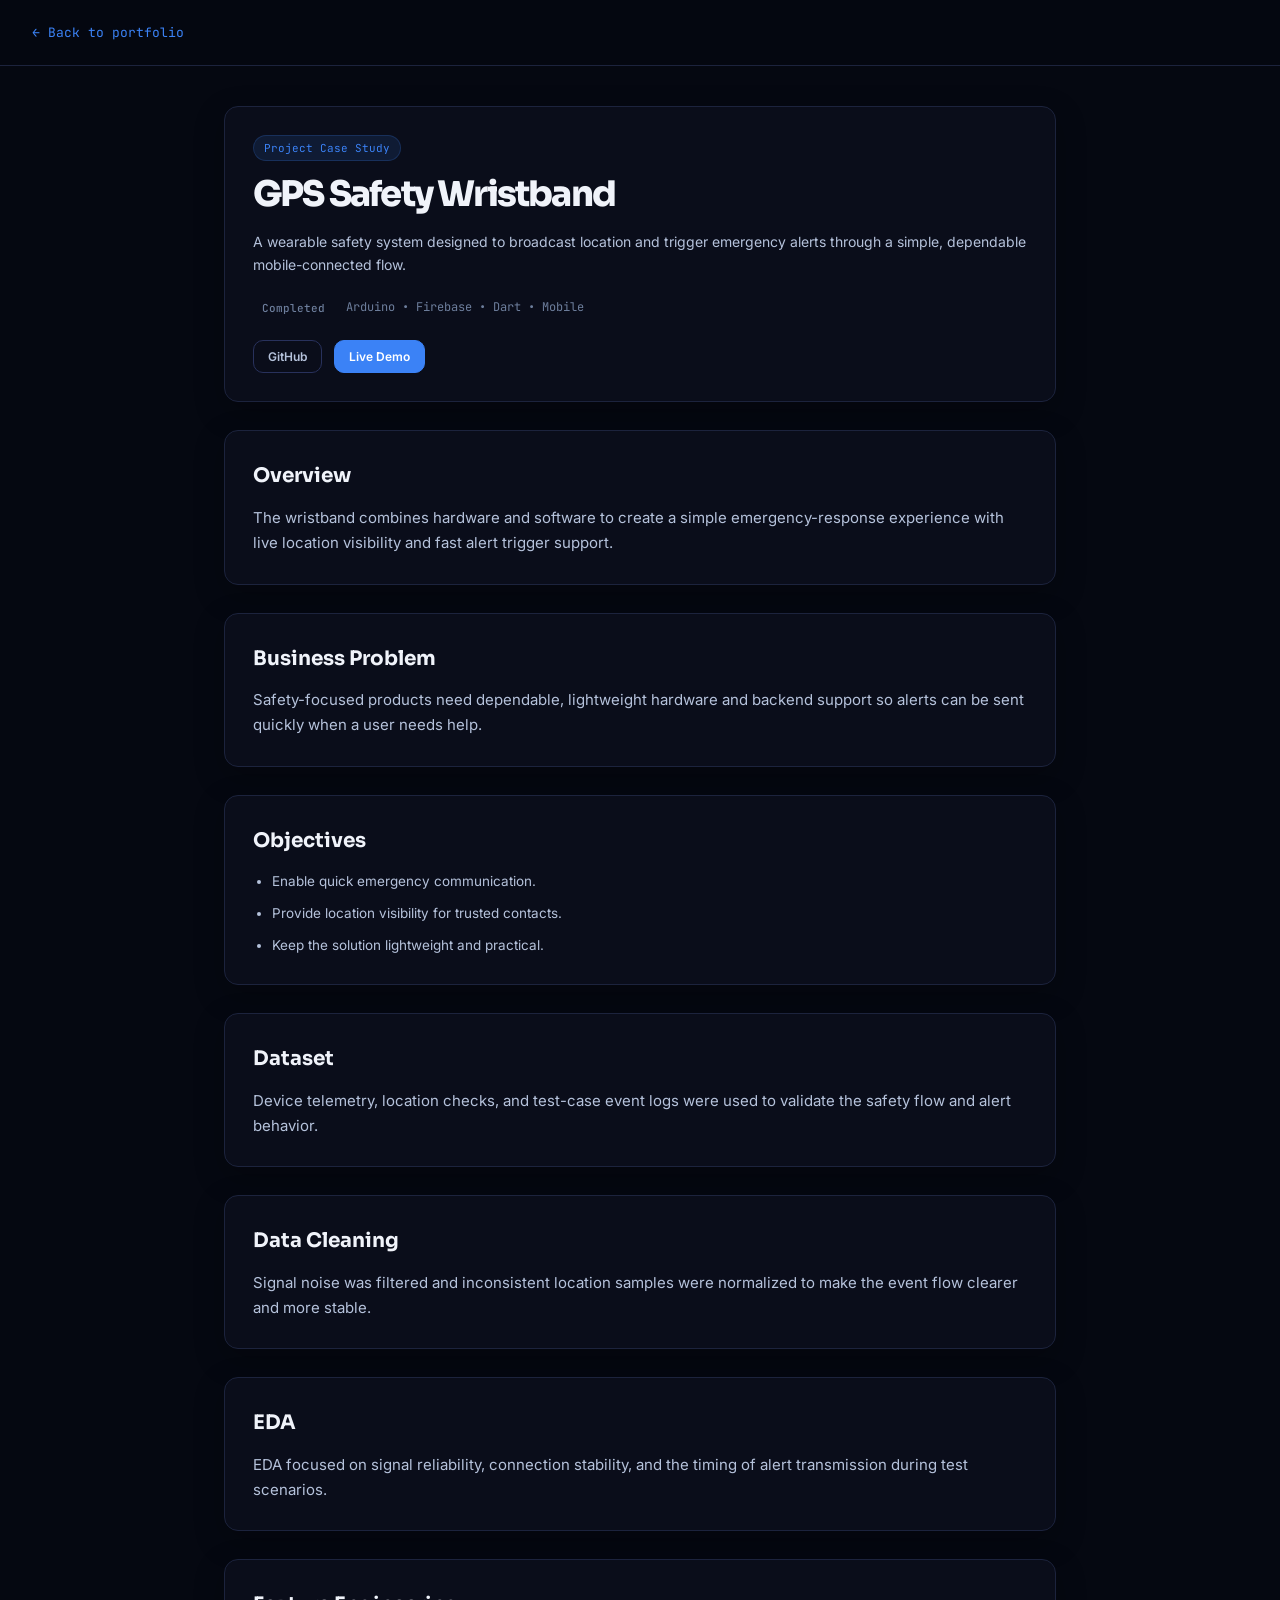
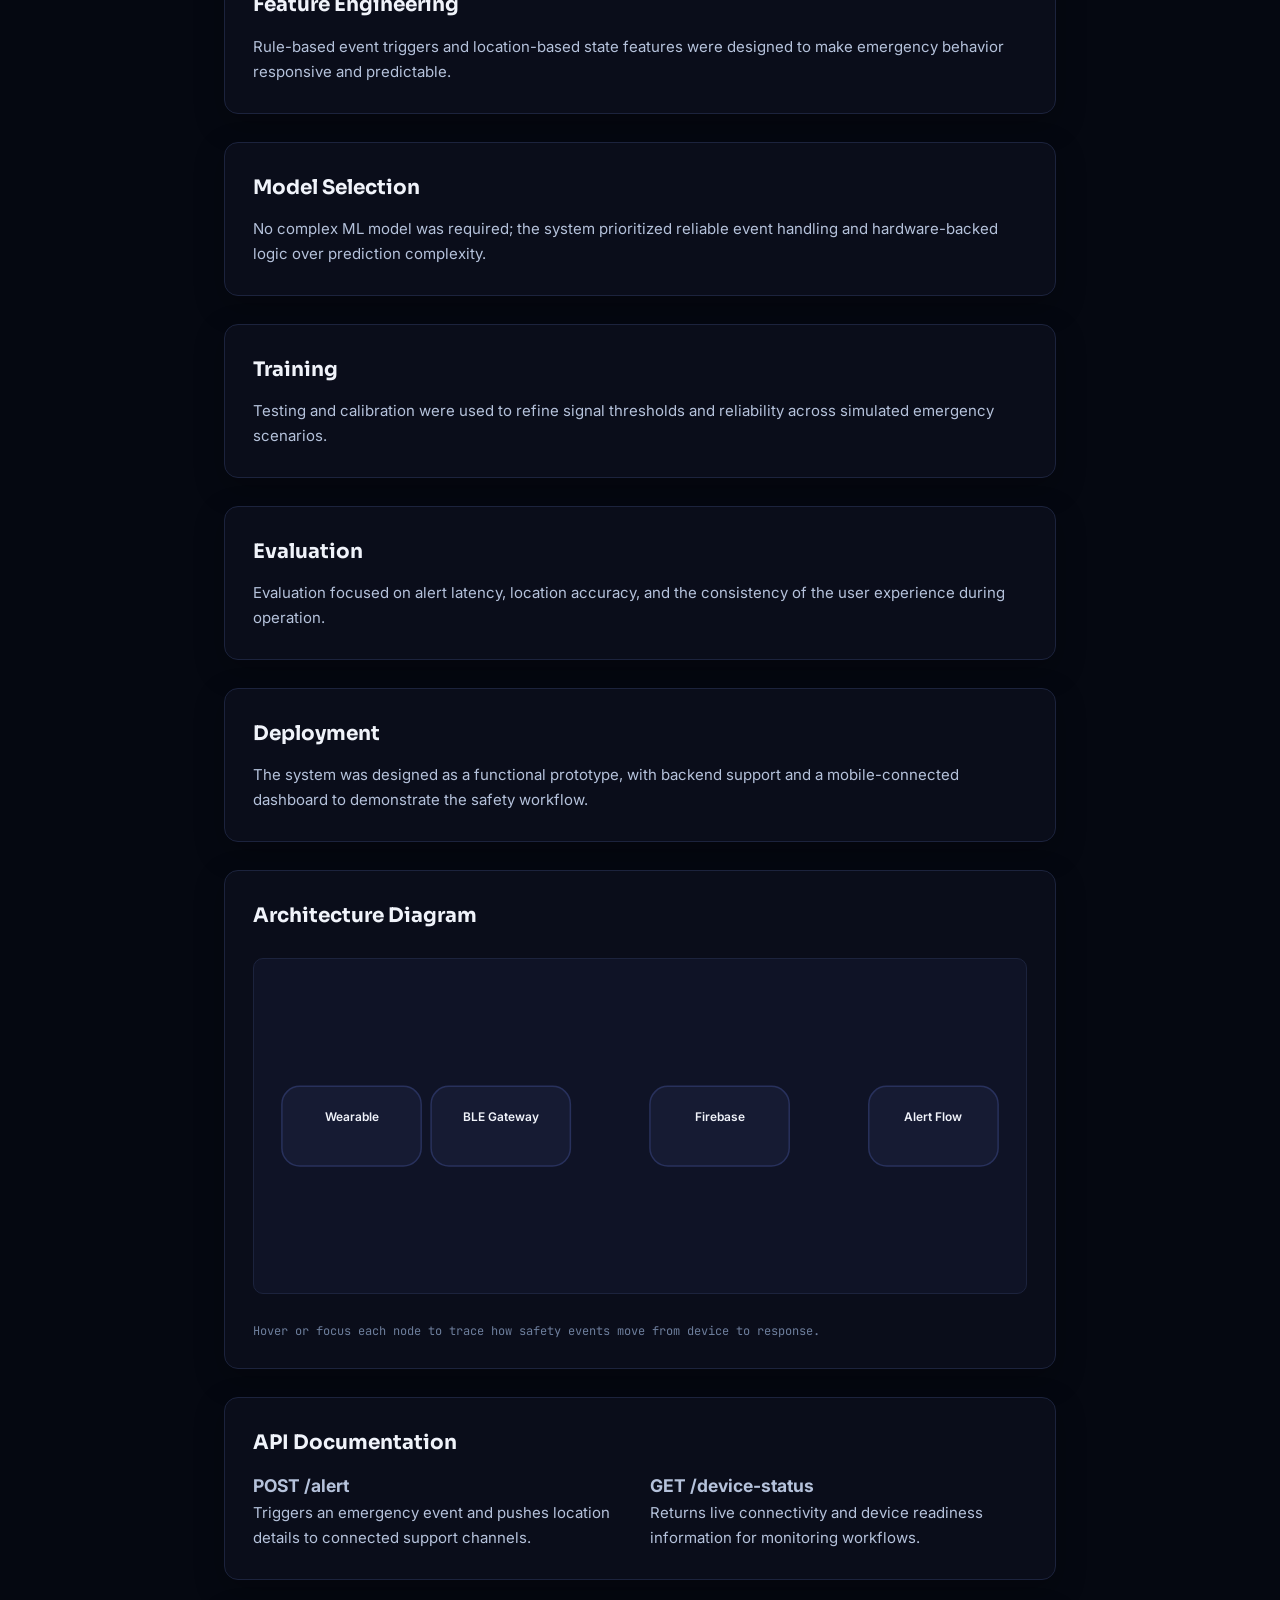
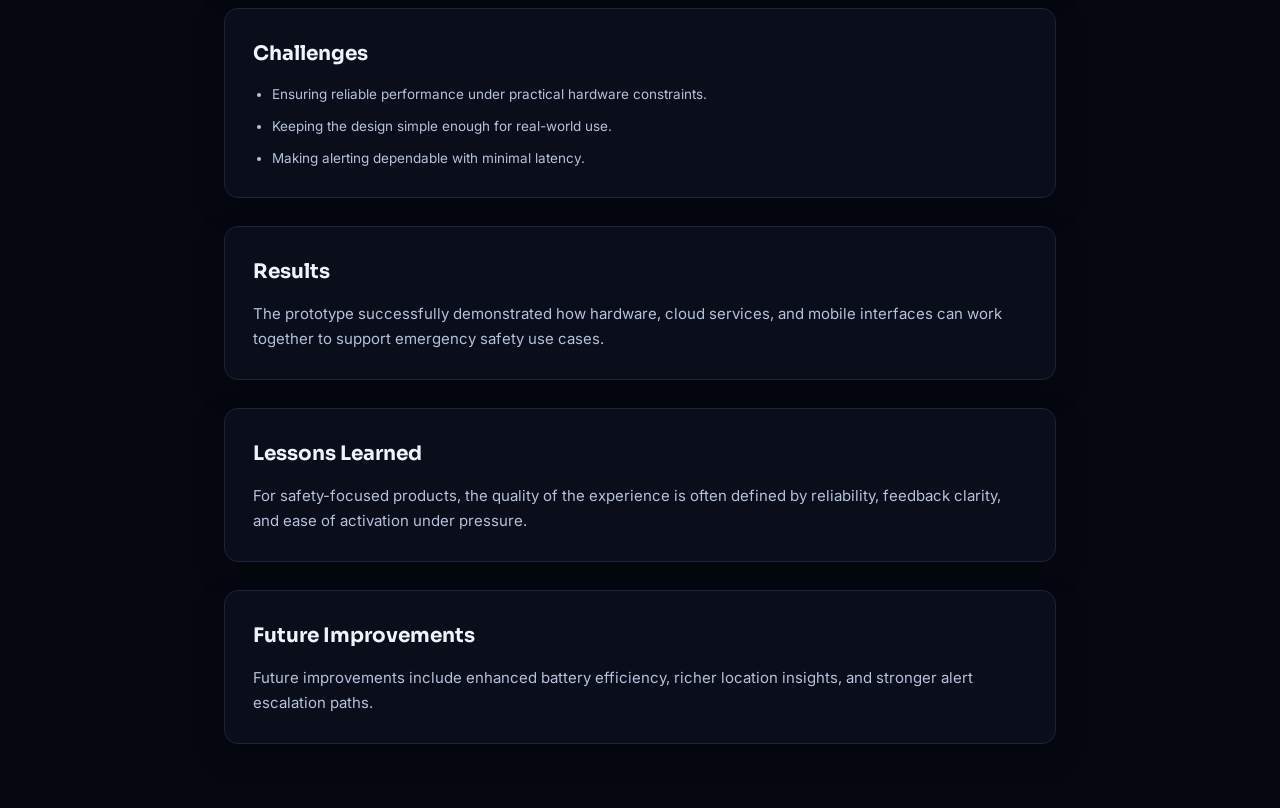
<file: projects/gps-safety-wristband.html>
<!DOCTYPE html>
<html lang="en">
<head>
  <meta charset="UTF-8">
  <meta name="viewport" content="width=device-width, initial-scale=1.0">
  <title>GPS Safety Wristband | Project Case Study</title>
  <link rel="preconnect" href="https://fonts.googleapis.com">
  <link rel="preconnect" href="https://fonts.gstatic.com" crossorigin>
  <link href="https://fonts.googleapis.com/css2?family=Inter:wght@400;500;600;700;800&family=Sora:wght@600;700;800&display=swap" rel="stylesheet">
  <link rel="stylesheet" href="../style.css">
</head>
<body class="project-detail-page">
  <header class="project-detail-header">
    <a class="back-link" href="../index.html#projects">← Back to portfolio</a>
  </header>

  <main class="project-detail-main">
    <section class="project-detail-hero glass-card">
      <div>
        <p class="eyebrow">Project Case Study</p>
        <h1>GPS Safety Wristband</h1>
        <p class="section-copy">A wearable safety system designed to broadcast location and trigger emergency alerts through a simple, dependable mobile-connected flow.</p>
        <div class="project-detail-meta">
          <span class="status-pill completed">Completed</span>
          <span>Arduino • Firebase • Dart • Mobile</span>
        </div>
        <div class="card-actions">
          <a class="btn btn-small btn-ghost" href="https://github.com/patil-08" target="_blank" rel="noopener noreferrer">GitHub</a>
          <a class="btn btn-small btn-primary" href="https://github.com/patil-08" target="_blank" rel="noopener noreferrer">Live Demo</a>
        </div>
      </div>
    </section>

    <section class="detail-section glass-card">
      <h2>Overview</h2>
      <p>The wristband combines hardware and software to create a simple emergency-response experience with live location visibility and fast alert trigger support.</p>
    </section>

    <section class="detail-section glass-card">
      <h2>Business Problem</h2>
      <p>Safety-focused products need dependable, lightweight hardware and backend support so alerts can be sent quickly when a user needs help.</p>
    </section>

    <section class="detail-section glass-card">
      <h2>Objectives</h2>
      <ul class="detail-list">
        <li>Enable quick emergency communication.</li>
        <li>Provide location visibility for trusted contacts.</li>
        <li>Keep the solution lightweight and practical.</li>
      </ul>
    </section>

    <section class="detail-section glass-card">
      <h2>Dataset</h2>
      <p>Device telemetry, location checks, and test-case event logs were used to validate the safety flow and alert behavior.</p>
    </section>

    <section class="detail-section glass-card">
      <h2>Data Cleaning</h2>
      <p>Signal noise was filtered and inconsistent location samples were normalized to make the event flow clearer and more stable.</p>
    </section>

    <section class="detail-section glass-card">
      <h2>EDA</h2>
      <p>EDA focused on signal reliability, connection stability, and the timing of alert transmission during test scenarios.</p>
    </section>

    <section class="detail-section glass-card">
      <h2>Feature Engineering</h2>
      <p>Rule-based event triggers and location-based state features were designed to make emergency behavior responsive and predictable.</p>
    </section>

    <section class="detail-section glass-card">
      <h2>Model Selection</h2>
      <p>No complex ML model was required; the system prioritized reliable event handling and hardware-backed logic over prediction complexity.</p>
    </section>

    <section class="detail-section glass-card">
      <h2>Training</h2>
      <p>Testing and calibration were used to refine signal thresholds and reliability across simulated emergency scenarios.</p>
    </section>

    <section class="detail-section glass-card">
      <h2>Evaluation</h2>
      <p>Evaluation focused on alert latency, location accuracy, and the consistency of the user experience during operation.</p>
    </section>

    <section class="detail-section glass-card">
      <h2>Deployment</h2>
      <p>The system was designed as a functional prototype, with backend support and a mobile-connected dashboard to demonstrate the safety workflow.</p>
    </section>

    <section class="detail-section glass-card">
      <h2>Architecture Diagram</h2>
      <svg class="architecture-svg" viewBox="0 0 760 320" role="img" aria-label="GPS safety wristband architecture diagram">
        <defs>
          <marker id="arrowhead" markerWidth="10" markerHeight="8" refX="8" refY="4" orient="auto">
            <path d="M0,0 L10,4 L0,8 z" fill="#67e8f9"></path>
          </marker>
        </defs>
        <line class="diagram-arrow" x1="92" y1="160" x2="162" y2="160"></line>
        <g class="diagram-node-group" tabindex="0">
          <rect class="diagram-node-shape" x="20" y="120" width="140" height="80" rx="18"></rect>
          <text class="diagram-node-label" x="90" y="155" text-anchor="middle">Wearable</text>
        </g>
        <g class="diagram-node-group" tabindex="0">
          <rect class="diagram-node-shape" x="170" y="120" width="140" height="80" rx="18"></rect>
          <text class="diagram-node-label" x="240" y="155" text-anchor="middle">BLE Gateway</text>
        </g>
        <line class="diagram-arrow" x1="310" y1="160" x2="380" y2="160"></line>
        <g class="diagram-node-group" tabindex="0">
          <rect class="diagram-node-shape" x="390" y="120" width="140" height="80" rx="18"></rect>
          <text class="diagram-node-label" x="460" y="155" text-anchor="middle">Firebase</text>
        </g>
        <line class="diagram-arrow" x1="530" y1="160" x2="600" y2="160"></line>
        <g class="diagram-node-group" tabindex="0">
          <rect class="diagram-node-shape" x="610" y="120" width="130" height="80" rx="18"></rect>
          <text class="diagram-node-label" x="675" y="155" text-anchor="middle">Alert Flow</text>
        </g>
      </svg>
      <p class="diagram-caption">Hover or focus each node to trace how safety events move from device to response.</p>
    </section>

    <section class="detail-section glass-card">
      <h2>API Documentation</h2>
      <div class="detail-grid">
        <div>
          <h3>POST /alert</h3>
          <p>Triggers an emergency event and pushes location details to connected support channels.</p>
        </div>
        <div>
          <h3>GET /device-status</h3>
          <p>Returns live connectivity and device readiness information for monitoring workflows.</p>
        </div>
      </div>
    </section>

    <section class="detail-section glass-card">
      <h2>Challenges</h2>
      <ul class="detail-list">
        <li>Ensuring reliable performance under practical hardware constraints.</li>
        <li>Keeping the design simple enough for real-world use.</li>
        <li>Making alerting dependable with minimal latency.</li>
      </ul>
    </section>

    <section class="detail-section glass-card">
      <h2>Results</h2>
      <p>The prototype successfully demonstrated how hardware, cloud services, and mobile interfaces can work together to support emergency safety use cases.</p>
    </section>

    <section class="detail-section glass-card">
      <h2>Lessons Learned</h2>
      <p>For safety-focused products, the quality of the experience is often defined by reliability, feedback clarity, and ease of activation under pressure.</p>
    </section>

    <section class="detail-section glass-card">
      <h2>Future Improvements</h2>
      <p>Future improvements include enhanced battery efficiency, richer location insights, and stronger alert escalation paths.</p>
    </section>
  </main>
</body>
</html>
</file>
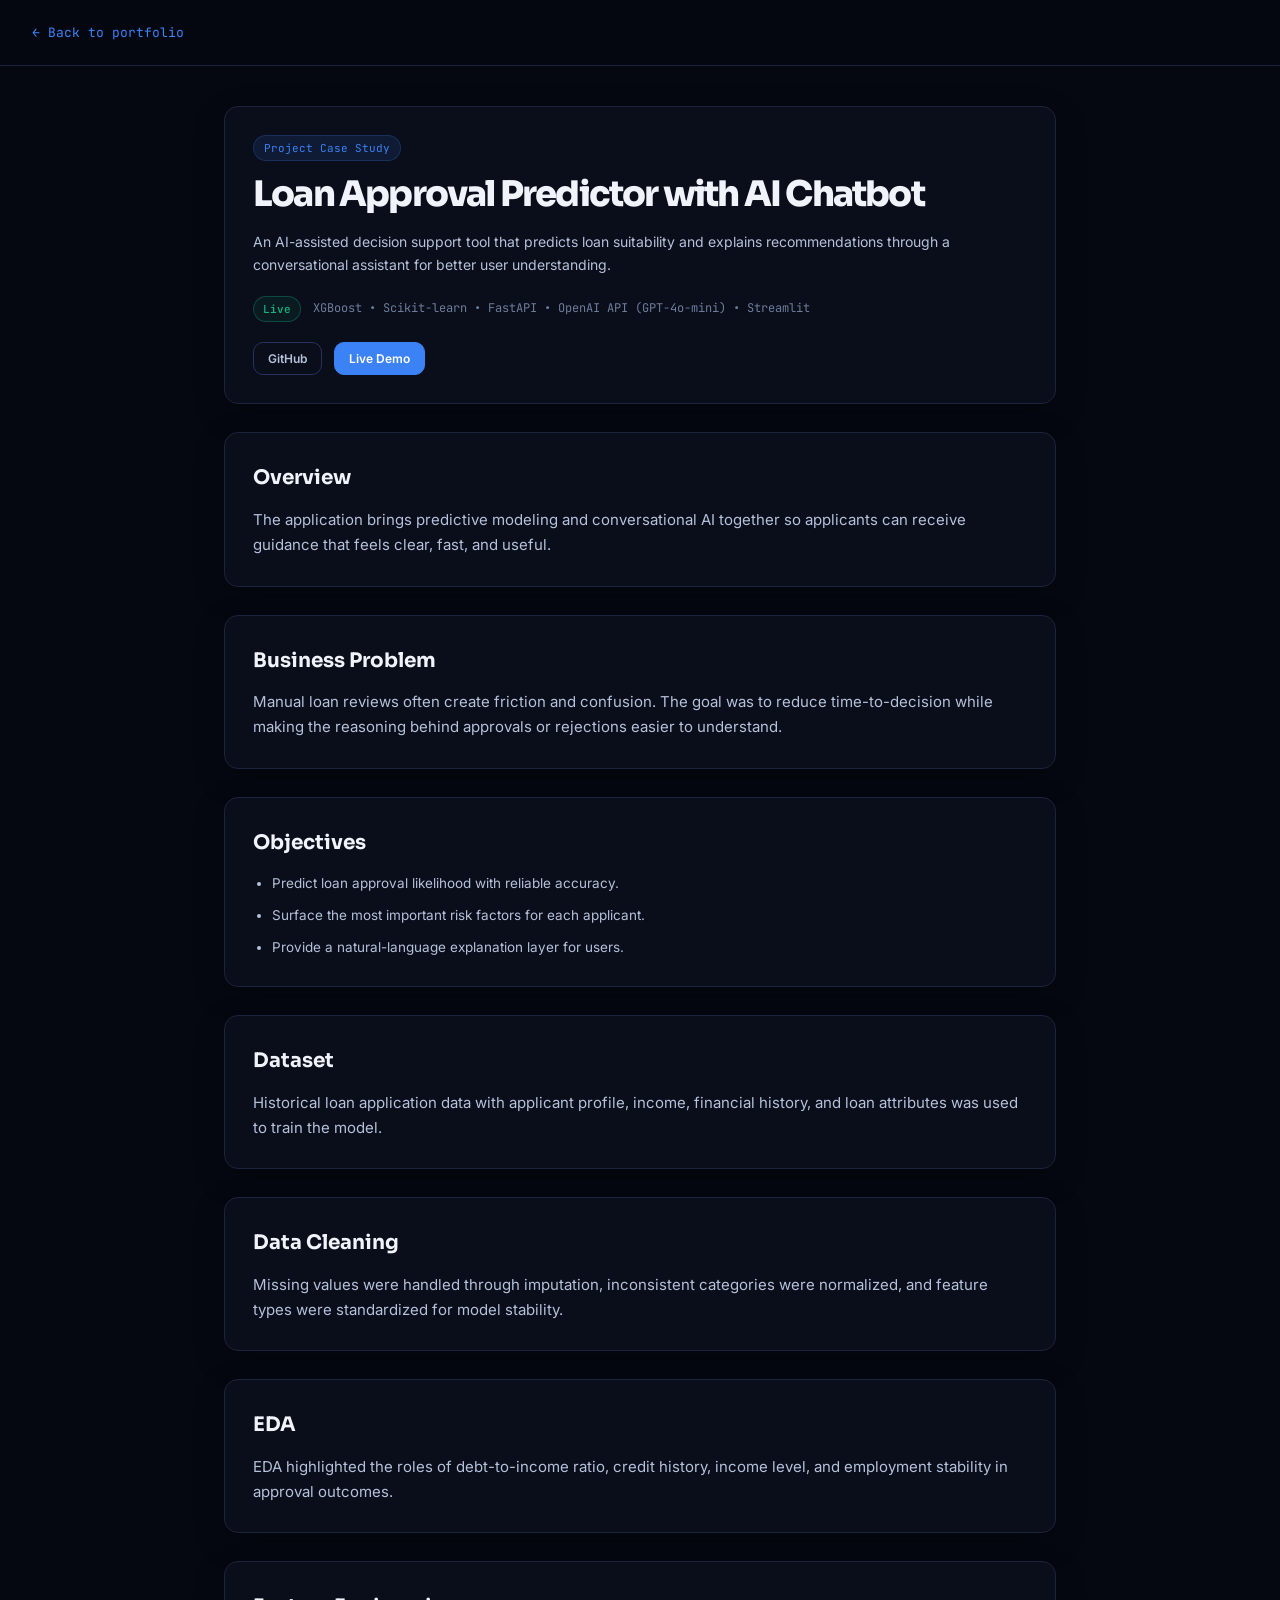
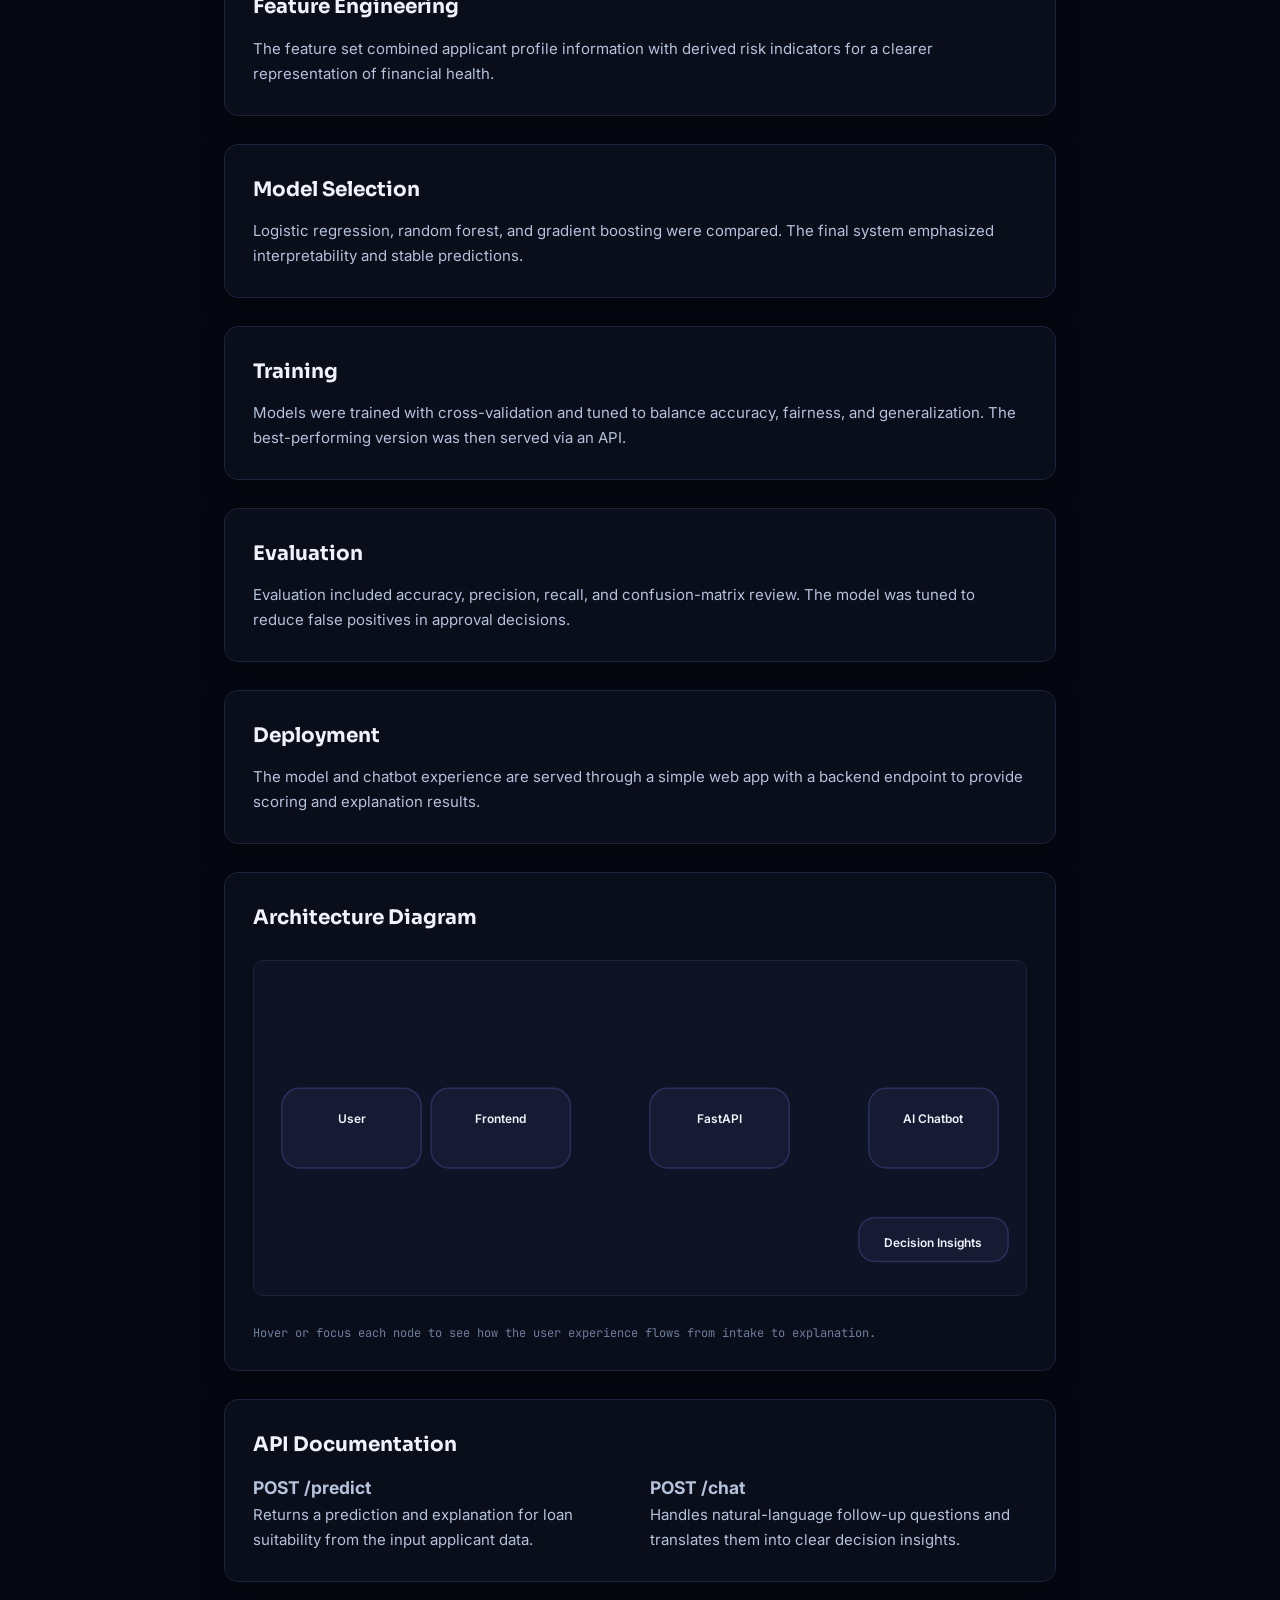
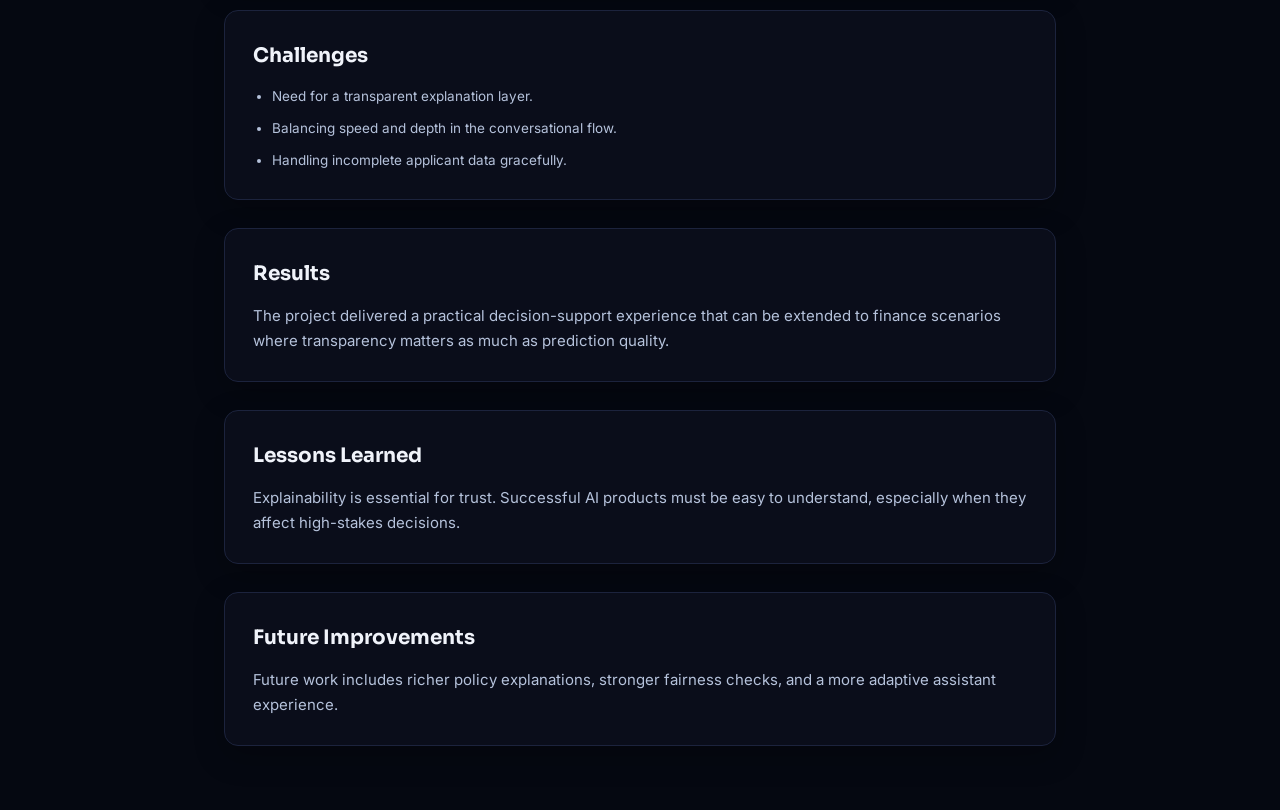
<file: projects/loan-approval-chatbot.html>
<!DOCTYPE html>
<html lang="en">
<head>
  <meta charset="UTF-8">
  <meta name="viewport" content="width=device-width, initial-scale=1.0">
  <title>Loan Approval Predictor with AI Chatbot | Project Case Study</title>
  <link rel="preconnect" href="https://fonts.googleapis.com">
  <link rel="preconnect" href="https://fonts.gstatic.com" crossorigin>
  <link href="https://fonts.googleapis.com/css2?family=Inter:wght@400;500;600;700;800&family=Sora:wght@600;700;800&display=swap" rel="stylesheet">
  <link rel="stylesheet" href="../style.css">
</head>
<body class="project-detail-page">
  <header class="project-detail-header">
    <a class="back-link" href="../index.html#projects">← Back to portfolio</a>
  </header>

  <main class="project-detail-main">
    <section class="project-detail-hero glass-card">
      <div>
        <p class="eyebrow">Project Case Study</p>
        <h1>Loan Approval Predictor with AI Chatbot</h1>
        <p class="section-copy">An AI-assisted decision support tool that predicts loan suitability and explains recommendations through a conversational assistant for better user understanding.</p>
        <div class="project-detail-meta">
          <span class="status-pill live">Live</span>
          <span>XGBoost • Scikit-learn • FastAPI • OpenAI API (GPT-4o-mini) • Streamlit</span>
        </div>
        <div class="card-actions">
          <a class="btn btn-small btn-ghost" href="https://github.com/patil-08/loan-approval-ml.git" target="_blank" rel="noopener noreferrer">GitHub</a>
          <a class="btn btn-small btn-primary" href="https://loan-approval-ml-hmhp.onrender.com" target="_blank" rel="noopener noreferrer">Live Demo</a>
        </div>
      </div>
    </section>

    <section class="detail-section glass-card">
      <h2>Overview</h2>
      <p>The application brings predictive modeling and conversational AI together so applicants can receive guidance that feels clear, fast, and useful.</p>
    </section>

    <section class="detail-section glass-card">
      <h2>Business Problem</h2>
      <p>Manual loan reviews often create friction and confusion. The goal was to reduce time-to-decision while making the reasoning behind approvals or rejections easier to understand.</p>
    </section>

    <section class="detail-section glass-card">
      <h2>Objectives</h2>
      <ul class="detail-list">
        <li>Predict loan approval likelihood with reliable accuracy.</li>
        <li>Surface the most important risk factors for each applicant.</li>
        <li>Provide a natural-language explanation layer for users.</li>
      </ul>
    </section>

    <section class="detail-section glass-card">
      <h2>Dataset</h2>
      <p>Historical loan application data with applicant profile, income, financial history, and loan attributes was used to train the model.</p>
    </section>

    <section class="detail-section glass-card">
      <h2>Data Cleaning</h2>
      <p>Missing values were handled through imputation, inconsistent categories were normalized, and feature types were standardized for model stability.</p>
    </section>

    <section class="detail-section glass-card">
      <h2>EDA</h2>
      <p>EDA highlighted the roles of debt-to-income ratio, credit history, income level, and employment stability in approval outcomes.</p>
    </section>

    <section class="detail-section glass-card">
      <h2>Feature Engineering</h2>
      <p>The feature set combined applicant profile information with derived risk indicators for a clearer representation of financial health.</p>
    </section>

    <section class="detail-section glass-card">
      <h2>Model Selection</h2>
      <p>Logistic regression, random forest, and gradient boosting were compared. The final system emphasized interpretability and stable predictions.</p>
    </section>

    <section class="detail-section glass-card">
      <h2>Training</h2>
      <p>Models were trained with cross-validation and tuned to balance accuracy, fairness, and generalization. The best-performing version was then served via an API.</p>
    </section>

    <section class="detail-section glass-card">
      <h2>Evaluation</h2>
      <p>Evaluation included accuracy, precision, recall, and confusion-matrix review. The model was tuned to reduce false positives in approval decisions.</p>
    </section>

    <section class="detail-section glass-card">
      <h2>Deployment</h2>
      <p>The model and chatbot experience are served through a simple web app with a backend endpoint to provide scoring and explanation results.</p>
    </section>

    <section class="detail-section glass-card">
      <h2>Architecture Diagram</h2>
      <svg class="architecture-svg" viewBox="0 0 760 320" role="img" aria-label="Loan approval chatbot architecture diagram">
        <defs>
          <marker id="arrowhead" markerWidth="10" markerHeight="8" refX="8" refY="4" orient="auto">
            <path d="M0,0 L10,4 L0,8 z" fill="#67e8f9"></path>
          </marker>
        </defs>
        <line class="diagram-arrow" x1="92" y1="160" x2="162" y2="160"></line>
        <g class="diagram-node-group" tabindex="0">
          <rect class="diagram-node-shape" x="20" y="120" width="140" height="80" rx="18"></rect>
          <text class="diagram-node-label" x="90" y="155" text-anchor="middle">User</text>
        </g>
        <g class="diagram-node-group" tabindex="0">
          <rect class="diagram-node-shape" x="170" y="120" width="140" height="80" rx="18"></rect>
          <text class="diagram-node-label" x="240" y="155" text-anchor="middle">Frontend</text>
        </g>
        <line class="diagram-arrow" x1="310" y1="160" x2="380" y2="160"></line>
        <g class="diagram-node-group" tabindex="0">
          <rect class="diagram-node-shape" x="390" y="120" width="140" height="80" rx="18"></rect>
          <text class="diagram-node-label" x="460" y="155" text-anchor="middle">FastAPI</text>
        </g>
        <line class="diagram-arrow" x1="530" y1="160" x2="600" y2="160"></line>
        <g class="diagram-node-group" tabindex="0">
          <rect class="diagram-node-shape" x="610" y="120" width="130" height="80" rx="18"></rect>
          <text class="diagram-node-label" x="675" y="155" text-anchor="middle">AI Chatbot</text>
        </g>
        <line class="diagram-arrow" x1="675" y1="200" x2="675" y2="250"></line>
        <g class="diagram-node-group" tabindex="0">
          <rect class="diagram-node-shape" x="600" y="250" width="150" height="44" rx="16"></rect>
          <text class="diagram-node-label" x="675" y="279" text-anchor="middle">Decision Insights</text>
        </g>
      </svg>
      <p class="diagram-caption">Hover or focus each node to see how the user experience flows from intake to explanation.</p>
    </section>

    <section class="detail-section glass-card">
      <h2>API Documentation</h2>
      <div class="detail-grid">
        <div>
          <h3>POST /predict</h3>
          <p>Returns a prediction and explanation for loan suitability from the input applicant data.</p>
        </div>
        <div>
          <h3>POST /chat</h3>
          <p>Handles natural-language follow-up questions and translates them into clear decision insights.</p>
        </div>
      </div>
    </section>

    <section class="detail-section glass-card">
      <h2>Challenges</h2>
      <ul class="detail-list">
        <li>Need for a transparent explanation layer.</li>
        <li>Balancing speed and depth in the conversational flow.</li>
        <li>Handling incomplete applicant data gracefully.</li>
      </ul>
    </section>

    <section class="detail-section glass-card">
      <h2>Results</h2>
      <p>The project delivered a practical decision-support experience that can be extended to finance scenarios where transparency matters as much as prediction quality.</p>
    </section>

    <section class="detail-section glass-card">
      <h2>Lessons Learned</h2>
      <p>Explainability is essential for trust. Successful AI products must be easy to understand, especially when they affect high-stakes decisions.</p>
    </section>

    <section class="detail-section glass-card">
      <h2>Future Improvements</h2>
      <p>Future work includes richer policy explanations, stronger fairness checks, and a more adaptive assistant experience.</p>
    </section>
  </main>
</body>
</html>
</file>
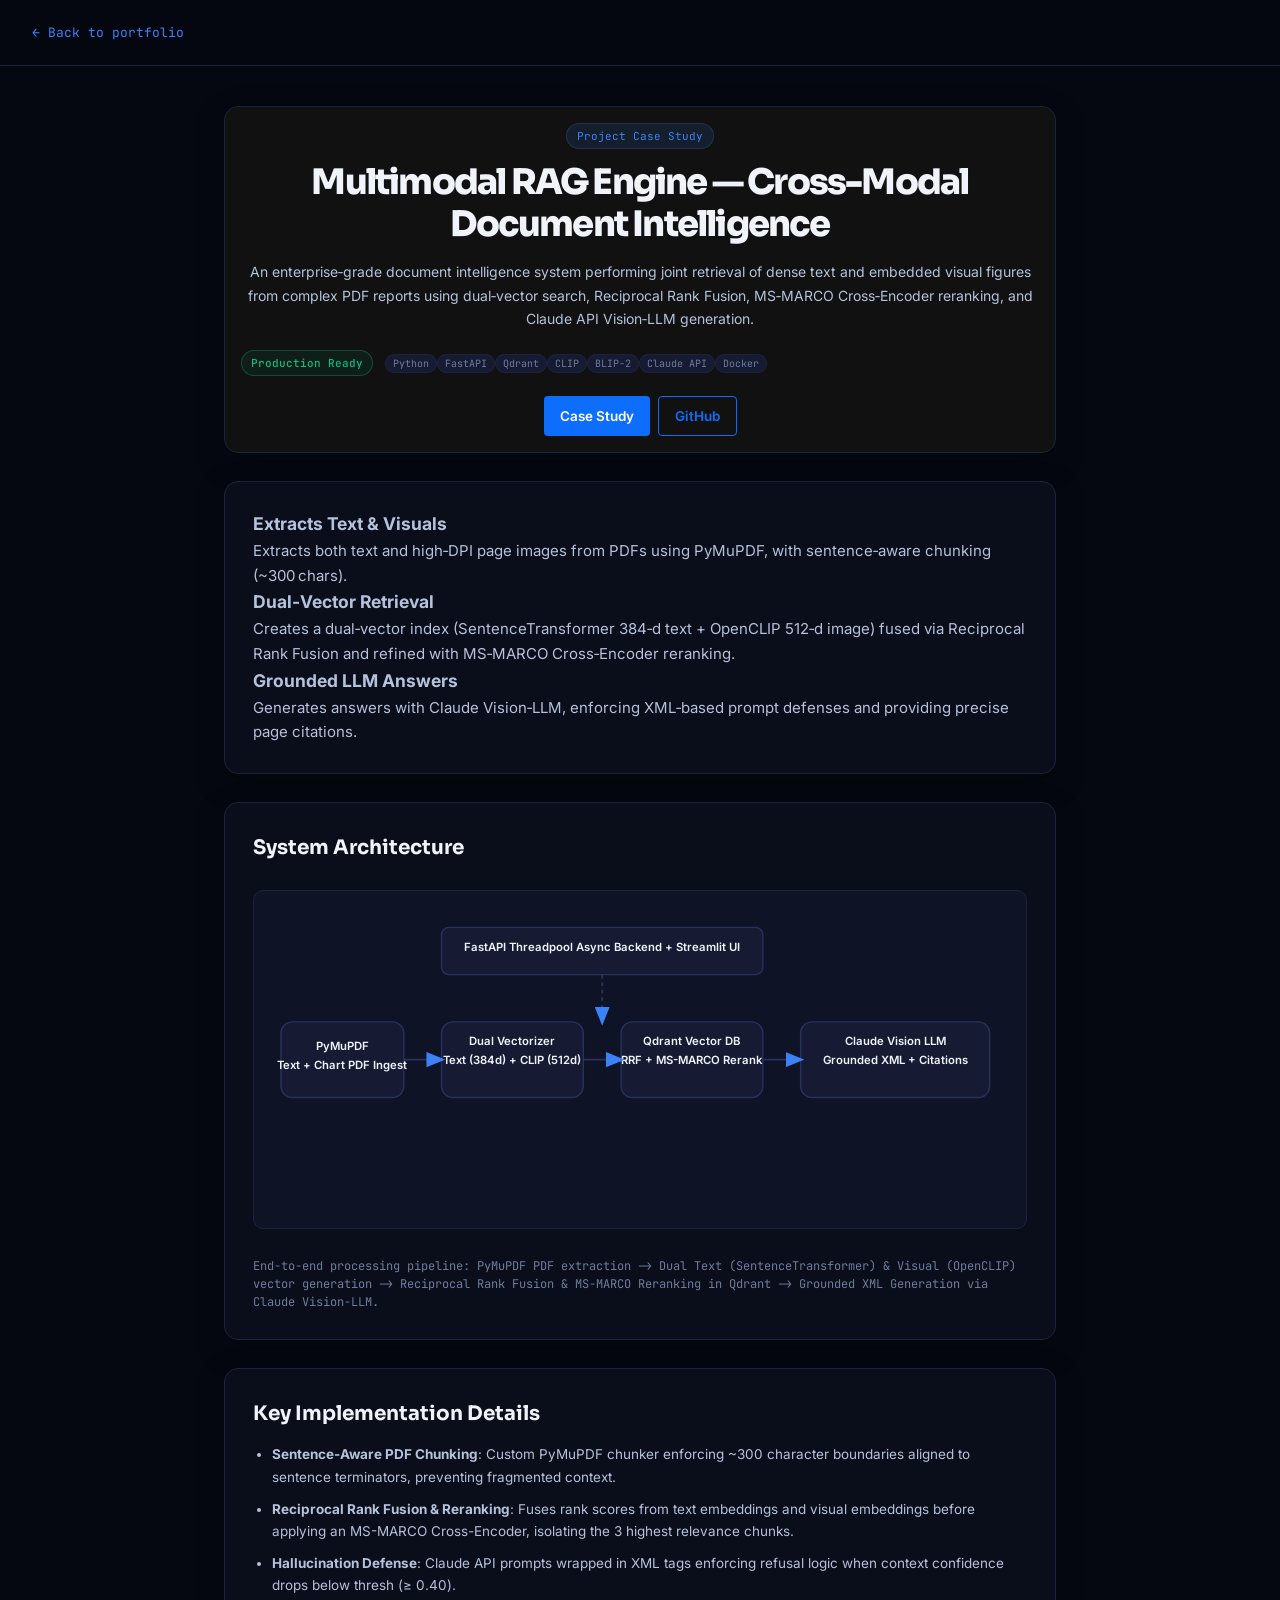
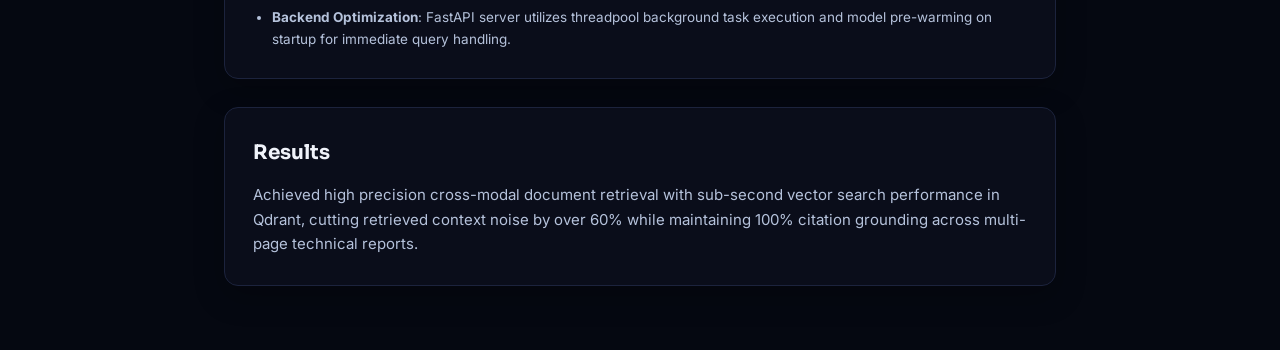
<file: projects/multimodal-rag-engine.html>
<!DOCTYPE html>
<html lang="en">
<head>
  <meta charset="UTF-8">
  <meta name="viewport" content="width=device-width, initial-scale=1.0">
  <title>Multimodal RAG Engine — Cross-Modal Document Intelligence System | Project Case Study</title>
  <link rel="preconnect" href="https://fonts.googleapis.com">
  <link rel="preconnect" href="https://fonts.gstatic.com" crossorigin>
  <link href="https://fonts.googleapis.com/css2?family=Inter:wght@400;500;600;700;800&family=Sora:wght@600;700;800&display=swap" rel="stylesheet">
  <link rel="stylesheet" href="../style.css">
</head>
<body class="project-detail-page">
  <header class="project-detail-header">
    <a class="back-link" href="../index.html#projects">← Back to portfolio</a>
  </header>

  <main class="project-detail-main">
    <section class="project-detail-hero glass-card" style="background:#111;color:#fff;padding:1rem;text-align:center;">
      <div>
        <p class="eyebrow">Project Case Study</p>
        <h1>Multimodal RAG Engine — Cross-Modal Document Intelligence</h1>
        <p class="section-copy">An enterprise‑grade document intelligence system performing joint retrieval of dense text and embedded visual figures from complex PDF reports using dual‑vector search, Reciprocal Rank Fusion, MS‑MARCO Cross‑Encoder reranking, and Claude API Vision‑LLM generation.</p>
        <div class="project-detail-meta">
          <span class="status-pill live">Production Ready</span>
          <span class="tech-tags"><span class="tag">Python</span><span class="tag">FastAPI</span><span class="tag">Qdrant</span><span class="tag">CLIP</span><span class="tag">BLIP-2</span><span class="tag">Claude API</span><span class="tag">Docker</span></span>
        </div>
        <div class="cta-row" style="margin-top:1rem;display:flex;gap:0.5rem;justify-content:center;">
          <a href="projects/multimodal-rag-engine.html" class="btn" style="background:#0d6efd;color:#fff;padding:0.5rem 1rem;border:none;border-radius:0.25rem;">Case Study</a>
          <a href="https://github.com/patil-08" target="_blank" class="btn" style="background:transparent;color:#0d6efd;padding:0.5rem 1rem;border:1px solid #0d6efd;border-radius:0.25rem;">GitHub</a>
        </div>
      </div>
    </section>

    <section class="detail-section glass-card">
      <div class="feature-block">
        <h3>Extracts Text &amp; Visuals</h3>
        <p>Extracts both text and high‑DPI page images from PDFs using PyMuPDF, with sentence‑aware chunking (~300 chars).</p>
      </div>
      <div class="feature-block">
        <h3>Dual‑Vector Retrieval</h3>
        <p>Creates a dual‑vector index (SentenceTransformer 384‑d text + OpenCLIP 512‑d image) fused via Reciprocal Rank Fusion and refined with MS‑MARCO Cross‑Encoder reranking.</p>
      </div>
      <div class="feature-block">
        <h3>Grounded LLM Answers</h3>
        <p>Generates answers with Claude Vision‑LLM, enforcing XML‑based prompt defenses and providing precise page citations.</p>
      </div>
    </section>

    <section class="detail-section glass-card">
      <h2>System Architecture</h2>
      <svg class="architecture-svg" viewBox="0 0 800 340" role="img" aria-label="Multimodal RAG Engine Architecture">
        <defs>
          <marker id="arrowhead" markerWidth="10" markerHeight="8" refX="8" refY="4" orient="auto">
            <path d="M0,0 L10,4 L0,8 z" fill="#3b82f6"></path>
          </marker>
        </defs>
        
        <!-- Nodes -->
        <g class="diagram-node-group" tabindex="0">
          <rect class="diagram-node-shape" x="20" y="130" width="130" height="80" rx="12"></rect>
          <text class="diagram-node-label" x="85" y="160" text-anchor="middle">PyMuPDF</text>
          <text class="diagram-node-label" x="85" y="180" text-anchor="middle" font-size="10" fill="#6d7e9c">Text + Chart PDF Ingest</text>
        </g>
        
        <g class="diagram-node-group" tabindex="0">
          <rect class="diagram-node-shape" x="190" y="130" width="150" height="80" rx="12"></rect>
          <text class="diagram-node-label" x="265" y="155" text-anchor="middle">Dual Vectorizer</text>
          <text class="diagram-node-label" x="265" y="175" text-anchor="middle" font-size="10" fill="#6d7e9c">Text (384d) + CLIP (512d)</text>
        </g>
        
        <g class="diagram-node-group" tabindex="0">
          <rect class="diagram-node-shape" x="380" y="130" width="150" height="80" rx="12"></rect>
          <text class="diagram-node-label" x="455" y="155" text-anchor="middle">Qdrant Vector DB</text>
          <text class="diagram-node-label" x="455" y="175" text-anchor="middle" font-size="10" fill="#6d7e9c">RRF + MS-MARCO Rerank</text>
        </g>
        
        <g class="diagram-node-group" tabindex="0">
          <rect class="diagram-node-shape" x="570" y="130" width="200" height="80" rx="12"></rect>
          <text class="diagram-node-label" x="670" y="155" text-anchor="middle">Claude Vision LLM</text>
          <text class="diagram-node-label" x="670" y="175" text-anchor="middle" font-size="10" fill="#6d7e9c">Grounded XML + Citations</text>
        </g>

        <line class="diagram-arrow" x1="150" y1="170" x2="190" y2="170" stroke="#28315c" stroke-width="2" marker-end="url(#arrowhead)"></line>
        <line class="diagram-arrow" x1="340" y1="170" x2="380" y2="170" stroke="#28315c" stroke-width="2" marker-end="url(#arrowhead)"></line>
        <line class="diagram-arrow" x1="530" y1="170" x2="570" y2="170" stroke="#28315c" stroke-width="2" marker-end="url(#arrowhead)"></line>

        <!-- Fast API Box -->
        <g class="diagram-node-group" tabindex="0">
          <rect class="diagram-node-shape" x="190" y="30" width="340" height="50" rx="8"></rect>
          <text class="diagram-node-label" x="360" y="55" text-anchor="middle">FastAPI Threadpool Async Backend + Streamlit UI</text>
        </g>
        <line class="diagram-arrow" x1="360" y1="80" x2="360" y2="130" stroke="#28315c" stroke-dasharray="4" stroke-width="2" marker-end="url(#arrowhead)"></line>
      </svg>
      <p class="diagram-caption">End-to-end processing pipeline: PyMuPDF PDF extraction -> Dual Text (SentenceTransformer) & Visual (OpenCLIP) vector generation -> Reciprocal Rank Fusion & MS-MARCO Reranking in Qdrant -> Grounded XML Generation via Claude Vision-LLM.</p>
    </section>

    <section class="detail-section glass-card">
      <h2>Key Implementation Details</h2>
      <ul class="detail-list">
        <li><strong>Sentence-Aware PDF Chunking</strong>: Custom PyMuPDF chunker enforcing ~300 character boundaries aligned to sentence terminators, preventing fragmented context.</li>
        <li><strong>Reciprocal Rank Fusion & Reranking</strong>: Fuses rank scores from text embeddings and visual embeddings before applying an MS-MARCO Cross-Encoder, isolating the 3 highest relevance chunks.</li>
        <li><strong>Hallucination Defense</strong>: Claude API prompts wrapped in XML tags enforcing refusal logic when context confidence drops below thresh (≥ 0.40).</li>
        <li><strong>Backend Optimization</strong>: FastAPI server utilizes threadpool background task execution and model pre-warming on startup for immediate query handling.</li>
      </ul>
    </section>

    <section class="detail-section glass-card">
      <h2>Results</h2>
      <p>Achieved high precision cross-modal document retrieval with sub-second vector search performance in Qdrant, cutting retrieved context noise by over 60% while maintaining 100% citation grounding across multi-page technical reports.</p>
    </section>
  </main>
</body>
</html>
</file>
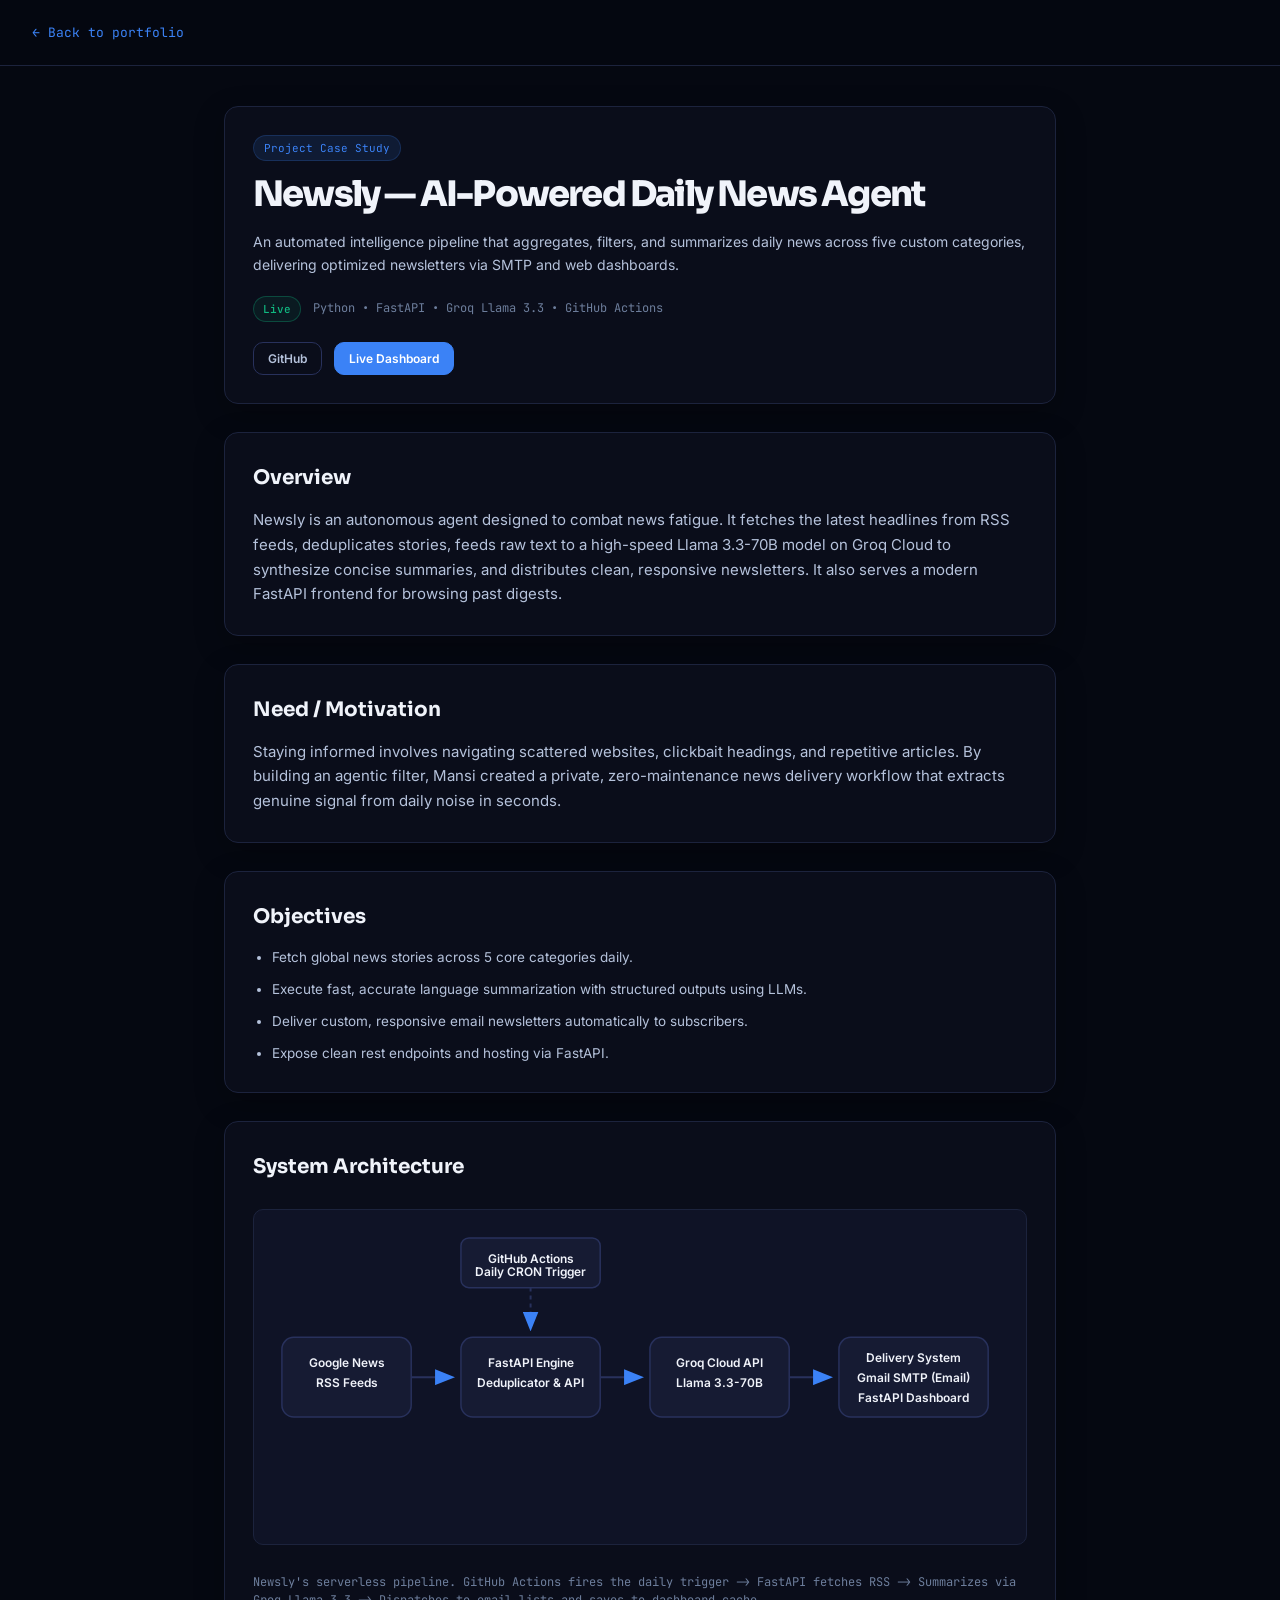
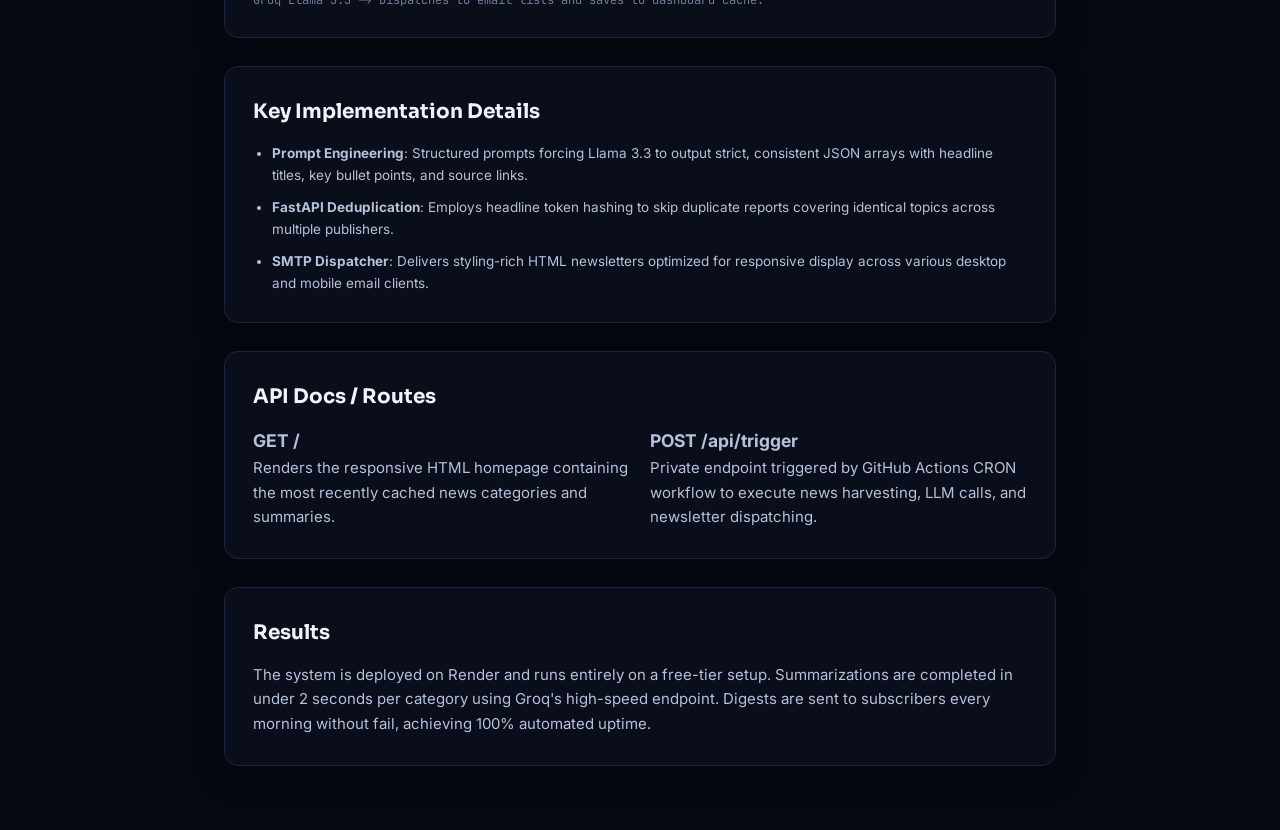
<file: projects/newsly.html>
<!DOCTYPE html>
<html lang="en">
<head>
  <meta charset="UTF-8">
  <meta name="viewport" content="width=device-width, initial-scale=1.0">
  <title>Newsly – AI-Powered Daily News Digest Agent | Project Case Study</title>
  <link rel="preconnect" href="https://fonts.googleapis.com">
  <link rel="preconnect" href="https://fonts.gstatic.com" crossorigin>
  <link href="https://fonts.googleapis.com/css2?family=Inter:wght@400;500;600;700;800&family=Sora:wght@600;700;800&display=swap" rel="stylesheet">
  <link rel="stylesheet" href="../style.css">
</head>
<body class="project-detail-page">
  <header class="project-detail-header">
    <a class="back-link" href="../index.html#projects">← Back to portfolio</a>
  </header>

  <main class="project-detail-main">
    <section class="project-detail-hero glass-card">
      <div>
        <p class="eyebrow">Project Case Study</p>
        <h1>Newsly — AI-Powered Daily News Agent</h1>
        <p class="section-copy">An automated intelligence pipeline that aggregates, filters, and summarizes daily news across five custom categories, delivering optimized newsletters via SMTP and web dashboards.</p>
        <div class="project-detail-meta">
          <span class="status-pill live">Live</span>
          <span>Python • FastAPI • Groq Llama 3.3 • GitHub Actions</span>
        </div>
        <div class="card-actions">
          <a class="btn btn-small btn-ghost" href="https://github.com/patil-08/Newsly" target="_blank" rel="noopener noreferrer">GitHub</a>
          <a class="btn btn-small btn-primary" href="https://newsly-b74f.onrender.com/" target="_blank" rel="noopener noreferrer">Live Dashboard</a>
        </div>
      </div>
    </section>

    <section class="detail-section glass-card">
      <h2>Overview</h2>
      <p>Newsly is an autonomous agent designed to combat news fatigue. It fetches the latest headlines from RSS feeds, deduplicates stories, feeds raw text to a high-speed Llama 3.3-70B model on Groq Cloud to synthesize concise summaries, and distributes clean, responsive newsletters. It also serves a modern FastAPI frontend for browsing past digests.</p>
    </section>

    <section class="detail-section glass-card">
      <h2>Need / Motivation</h2>
      <p>Staying informed involves navigating scattered websites, clickbait headings, and repetitive articles. By building an agentic filter, Mansi created a private, zero-maintenance news delivery workflow that extracts genuine signal from daily noise in seconds.</p>
    </section>

    <section class="detail-section glass-card">
      <h2>Objectives</h2>
      <ul class="detail-list">
         <li>Fetch global news stories across 5 core categories daily.</li>
         <li>Execute fast, accurate language summarization with structured outputs using LLMs.</li>
         <li>Deliver custom, responsive email newsletters automatically to subscribers.</li>
         <li>Expose clean rest endpoints and hosting via FastAPI.</li>
      </ul>
    </section>

    <section class="detail-section glass-card">
      <h2>System Architecture</h2>
      <svg class="architecture-svg" viewBox="0 0 760 320" role="img" aria-label="Newsly system architecture diagram">
        <defs>
          <marker id="arrowhead" markerWidth="10" markerHeight="8" refX="8" refY="4" orient="auto">
            <path d="M0,0 L10,4 L0,8 z" fill="#3b82f6"></path>
          </marker>
        </defs>
        
        <!-- Nodes -->
        <g class="diagram-node-group" tabindex="0">
          <rect class="diagram-node-shape" x="20" y="120" width="130" height="80" rx="12"></rect>
          <text class="diagram-node-label" x="85" y="150" text-anchor="middle">Google News</text>
          <text class="diagram-node-label" x="85" y="170" text-anchor="middle" font-size="10" fill="#6d7e9c">RSS Feeds</text>
        </g>
        
        <g class="diagram-node-group" tabindex="0">
          <rect class="diagram-node-shape" x="200" y="120" width="140" height="80" rx="12"></rect>
          <text class="diagram-node-label" x="270" y="150" text-anchor="middle">FastAPI Engine</text>
          <text class="diagram-node-label" x="270" y="170" text-anchor="middle" font-size="10" fill="#6d7e9c">Deduplicator & API</text>
        </g>
        
        <g class="diagram-node-group" tabindex="0">
          <rect class="diagram-node-shape" x="390" y="120" width="140" height="80" rx="12"></rect>
          <text class="diagram-node-label" x="460" y="150" text-anchor="middle">Groq Cloud API</text>
          <text class="diagram-node-label" x="460" y="170" text-anchor="middle" font-size="10" fill="#6d7e9c">Llama 3.3-70B</text>
        </g>
        
        <g class="diagram-node-group" tabindex="0">
          <rect class="diagram-node-shape" x="580" y="120" width="150" height="80" rx="12"></rect>
          <text class="diagram-node-label" x="655" y="145" text-anchor="middle">Delivery System</text>
          <text class="diagram-node-label" x="655" y="165" text-anchor="middle" font-size="10" fill="#6d7e9c">Gmail SMTP (Email)</text>
          <text class="diagram-node-label" x="655" y="185" text-anchor="middle" font-size="10" fill="#6d7e9c">FastAPI Dashboard</text>
        </g>

        <line class="diagram-arrow" x1="150" y1="160" x2="190" y2="160" stroke="#28315c" stroke-width="2" marker-end="url(#arrowhead)"></line>
        <line class="diagram-arrow" x1="340" y1="160" x2="380" y2="160" stroke="#28315c" stroke-width="2" marker-end="url(#arrowhead)"></line>
        <line class="diagram-arrow" x1="530" y1="160" x2="570" y2="160" stroke="#28315c" stroke-width="2" marker-end="url(#arrowhead)"></line>

        <!-- Cron action -->
        <g class="diagram-node-group" tabindex="0">
          <rect class="diagram-node-shape" x="200" y="20" width="140" height="50" rx="8"></rect>
          <text class="diagram-node-label" x="270" y="45" text-anchor="middle">GitHub Actions</text>
          <text class="diagram-node-label" x="270" y="58" text-anchor="middle" font-size="9" fill="#10b981">Daily CRON Trigger</text>
        </g>
        <line class="diagram-arrow" x1="270" y1="70" x2="270" y2="110" stroke="#28315c" stroke-dasharray="4" stroke-width="2" marker-end="url(#arrowhead)"></line>
      </svg>
      <p class="diagram-caption">Newsly's serverless pipeline. GitHub Actions fires the daily trigger -> FastAPI fetches RSS -> Summarizes via Groq Llama 3.3 -> Dispatches to email lists and saves to dashboard cache.</p>
    </section>

    <section class="detail-section glass-card">
      <h2>Key Implementation Details</h2>
      <ul class="detail-list">
        <li><strong>Prompt Engineering</strong>: Structured prompts forcing Llama 3.3 to output strict, consistent JSON arrays with headline titles, key bullet points, and source links.</li>
        <li><strong>FastAPI Deduplication</strong>: Employs headline token hashing to skip duplicate reports covering identical topics across multiple publishers.</li>
        <li><strong>SMTP Dispatcher</strong>: Delivers styling-rich HTML newsletters optimized for responsive display across various desktop and mobile email clients.</li>
      </ul>
    </section>

    <section class="detail-section glass-card">
      <h2>API Docs / Routes</h2>
      <div class="detail-grid">
        <div>
          <h3>GET /</h3>
          <p>Renders the responsive HTML homepage containing the most recently cached news categories and summaries.</p>
        </div>
        <div>
          <h3>POST /api/trigger</h3>
          <p>Private endpoint triggered by GitHub Actions CRON workflow to execute news harvesting, LLM calls, and newsletter dispatching.</p>
        </div>
      </div>
    </section>

    <section class="detail-section glass-card">
      <h2>Results</h2>
      <p>The system is deployed on Render and runs entirely on a free-tier setup. Summarizations are completed in under 2 seconds per category using Groq's high-speed endpoint. Digests are sent to subscribers every morning without fail, achieving 100% automated uptime.</p>
    </section>
  </main>
</body>
</html>
</file>
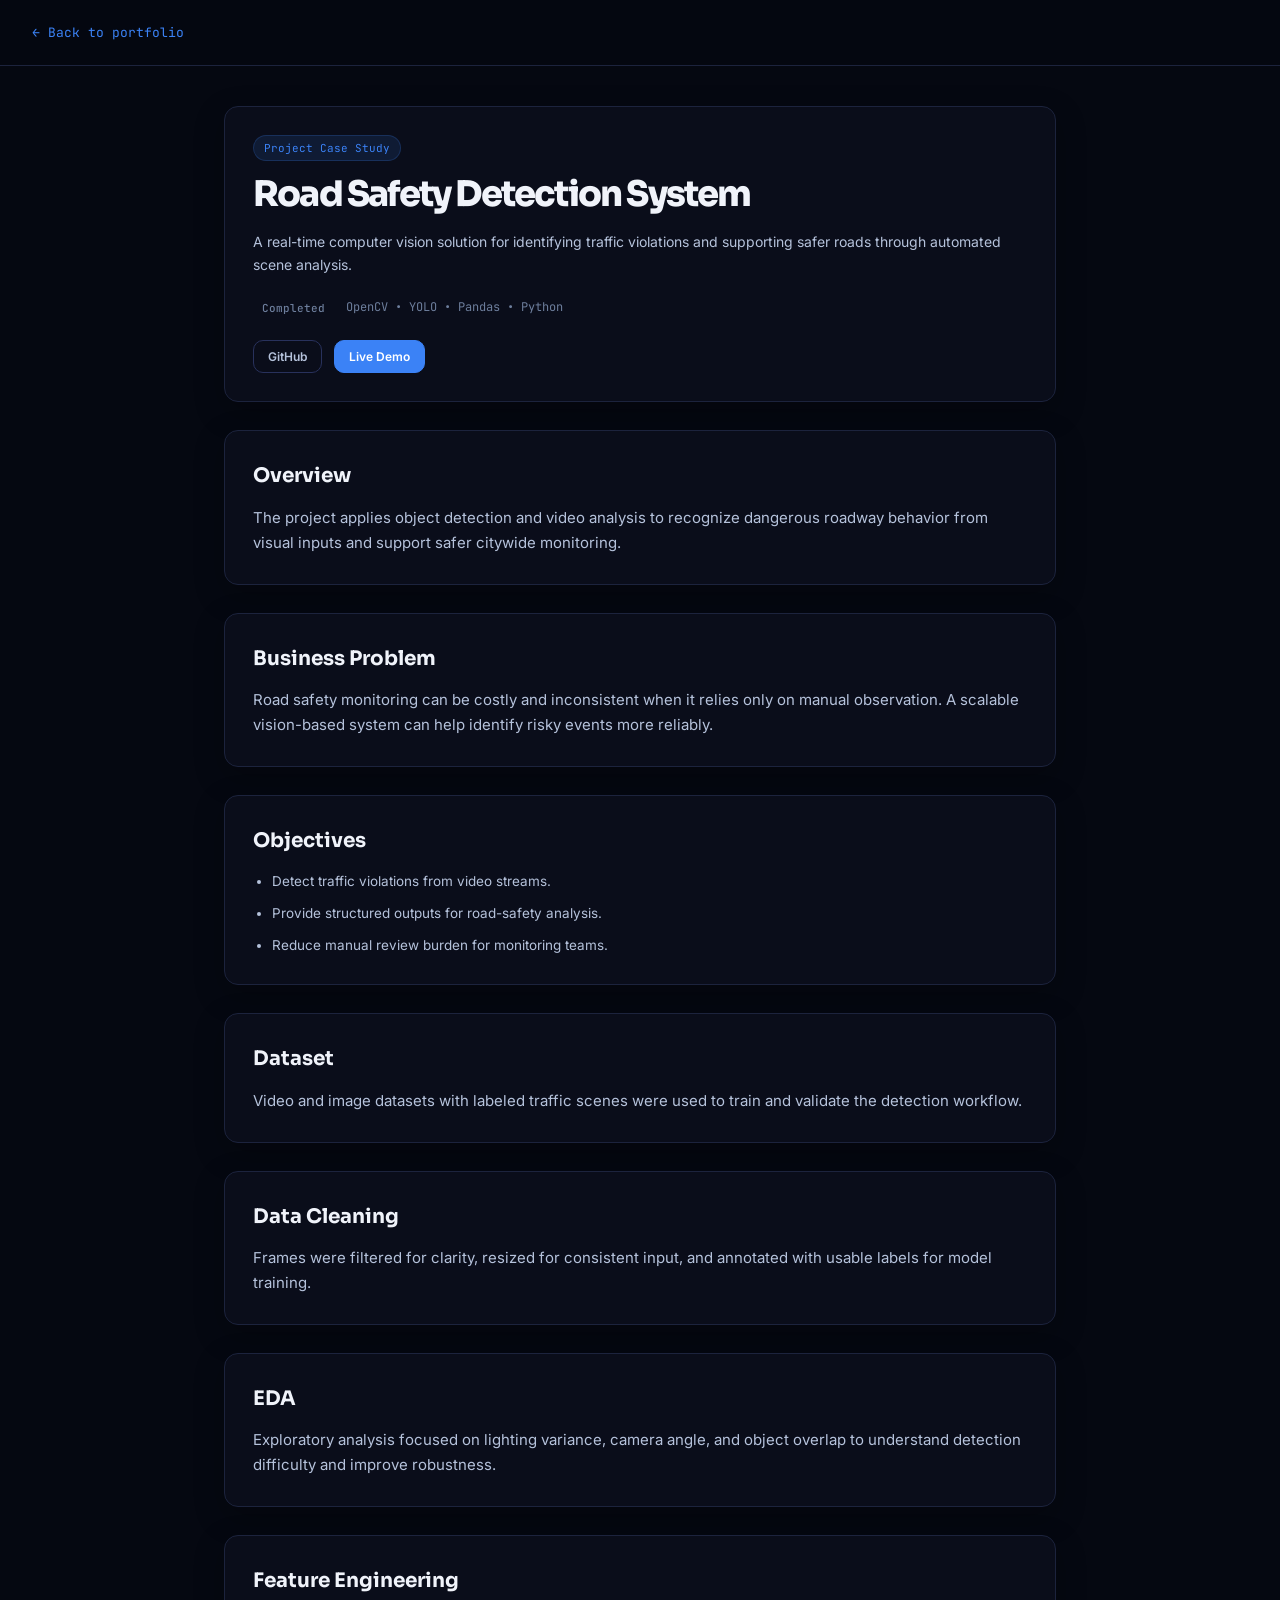
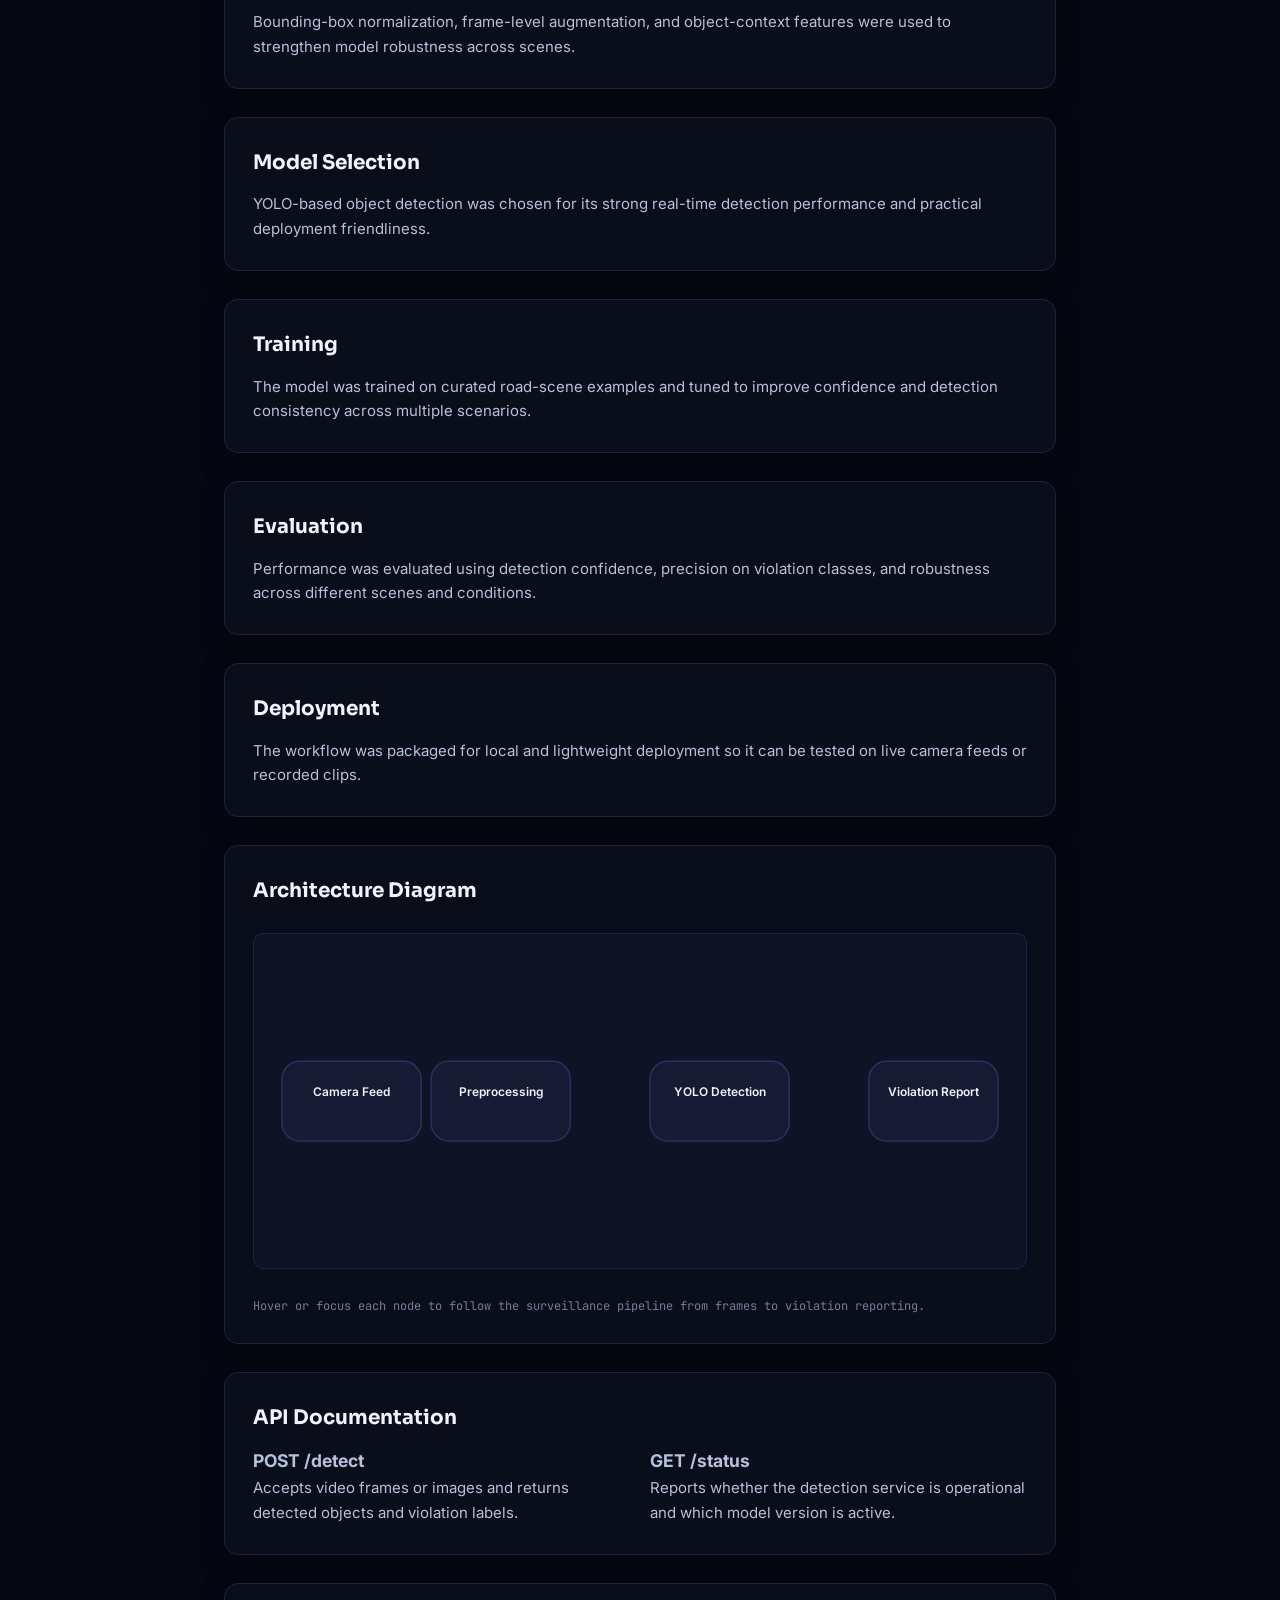
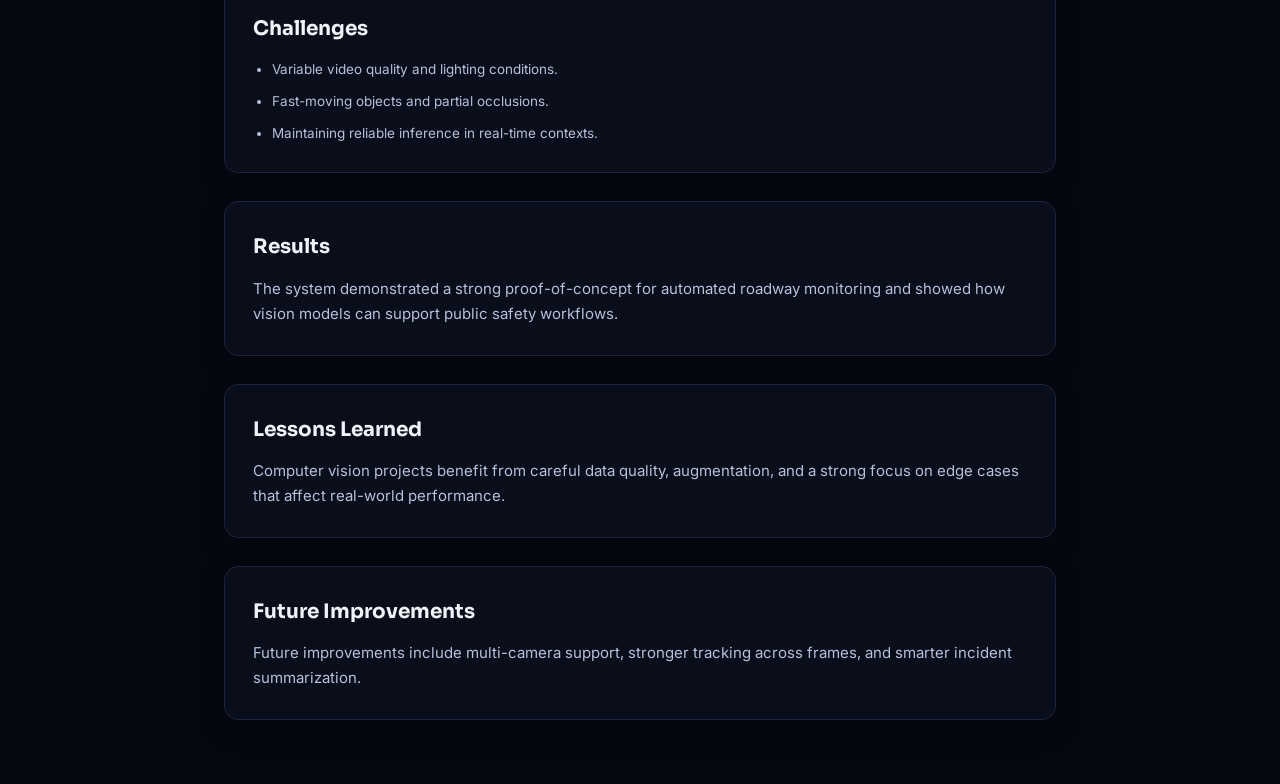
<file: projects/road-safety-detection.html>
<!DOCTYPE html>
<html lang="en">
<head>
  <meta charset="UTF-8">
  <meta name="viewport" content="width=device-width, initial-scale=1.0">
  <title>Road Safety Detection System | Project Case Study</title>
  <link rel="preconnect" href="https://fonts.googleapis.com">
  <link rel="preconnect" href="https://fonts.gstatic.com" crossorigin>
  <link href="https://fonts.googleapis.com/css2?family=Inter:wght@400;500;600;700;800&family=Sora:wght@600;700;800&display=swap" rel="stylesheet">
  <link rel="stylesheet" href="../style.css">
</head>
<body class="project-detail-page">
  <header class="project-detail-header">
    <a class="back-link" href="../index.html#projects">← Back to portfolio</a>
  </header>

  <main class="project-detail-main">
    <section class="project-detail-hero glass-card">
      <div>
        <p class="eyebrow">Project Case Study</p>
        <h1>Road Safety Detection System</h1>
        <p class="section-copy">A real-time computer vision solution for identifying traffic violations and supporting safer roads through automated scene analysis.</p>
        <div class="project-detail-meta">
          <span class="status-pill completed">Completed</span>
          <span>OpenCV • YOLO • Pandas • Python</span>
        </div>
        <div class="card-actions">
          <a class="btn btn-small btn-ghost" href="https://github.com/patil-08/roadsaftetydetection" target="_blank" rel="noopener noreferrer">GitHub</a>
          <a class="btn btn-small btn-primary" href="https://github.com/patil-08/roadsaftetydetection" target="_blank" rel="noopener noreferrer">Live Demo</a>
        </div>
      </div>
    </section>

    <section class="detail-section glass-card">
      <h2>Overview</h2>
      <p>The project applies object detection and video analysis to recognize dangerous roadway behavior from visual inputs and support safer citywide monitoring.</p>
    </section>

    <section class="detail-section glass-card">
      <h2>Business Problem</h2>
      <p>Road safety monitoring can be costly and inconsistent when it relies only on manual observation. A scalable vision-based system can help identify risky events more reliably.</p>
    </section>

    <section class="detail-section glass-card">
      <h2>Objectives</h2>
      <ul class="detail-list">
        <li>Detect traffic violations from video streams.</li>
        <li>Provide structured outputs for road-safety analysis.</li>
        <li>Reduce manual review burden for monitoring teams.</li>
      </ul>
    </section>

    <section class="detail-section glass-card">
      <h2>Dataset</h2>
      <p>Video and image datasets with labeled traffic scenes were used to train and validate the detection workflow.</p>
    </section>

    <section class="detail-section glass-card">
      <h2>Data Cleaning</h2>
      <p>Frames were filtered for clarity, resized for consistent input, and annotated with usable labels for model training.</p>
    </section>

    <section class="detail-section glass-card">
      <h2>EDA</h2>
      <p>Exploratory analysis focused on lighting variance, camera angle, and object overlap to understand detection difficulty and improve robustness.</p>
    </section>

    <section class="detail-section glass-card">
      <h2>Feature Engineering</h2>
      <p>Bounding-box normalization, frame-level augmentation, and object-context features were used to strengthen model robustness across scenes.</p>
    </section>

    <section class="detail-section glass-card">
      <h2>Model Selection</h2>
      <p>YOLO-based object detection was chosen for its strong real-time detection performance and practical deployment friendliness.</p>
    </section>

    <section class="detail-section glass-card">
      <h2>Training</h2>
      <p>The model was trained on curated road-scene examples and tuned to improve confidence and detection consistency across multiple scenarios.</p>
    </section>

    <section class="detail-section glass-card">
      <h2>Evaluation</h2>
      <p>Performance was evaluated using detection confidence, precision on violation classes, and robustness across different scenes and conditions.</p>
    </section>

    <section class="detail-section glass-card">
      <h2>Deployment</h2>
      <p>The workflow was packaged for local and lightweight deployment so it can be tested on live camera feeds or recorded clips.</p>
    </section>

    <section class="detail-section glass-card">
      <h2>Architecture Diagram</h2>
      <svg class="architecture-svg" viewBox="0 0 760 320" role="img" aria-label="Road safety detection architecture diagram">
        <defs>
          <marker id="arrowhead" markerWidth="10" markerHeight="8" refX="8" refY="4" orient="auto">
            <path d="M0,0 L10,4 L0,8 z" fill="#67e8f9"></path>
          </marker>
        </defs>
        <line class="diagram-arrow" x1="92" y1="160" x2="162" y2="160"></line>
        <g class="diagram-node-group" tabindex="0">
          <rect class="diagram-node-shape" x="20" y="120" width="140" height="80" rx="18"></rect>
          <text class="diagram-node-label" x="90" y="155" text-anchor="middle">Camera Feed</text>
        </g>
        <g class="diagram-node-group" tabindex="0">
          <rect class="diagram-node-shape" x="170" y="120" width="140" height="80" rx="18"></rect>
          <text class="diagram-node-label" x="240" y="155" text-anchor="middle">Preprocessing</text>
        </g>
        <line class="diagram-arrow" x1="310" y1="160" x2="380" y2="160"></line>
        <g class="diagram-node-group" tabindex="0">
          <rect class="diagram-node-shape" x="390" y="120" width="140" height="80" rx="18"></rect>
          <text class="diagram-node-label" x="460" y="155" text-anchor="middle">YOLO Detection</text>
        </g>
        <line class="diagram-arrow" x1="530" y1="160" x2="600" y2="160"></line>
        <g class="diagram-node-group" tabindex="0">
          <rect class="diagram-node-shape" x="610" y="120" width="130" height="80" rx="18"></rect>
          <text class="diagram-node-label" x="675" y="155" text-anchor="middle">Violation Report</text>
        </g>
      </svg>
      <p class="diagram-caption">Hover or focus each node to follow the surveillance pipeline from frames to violation reporting.</p>
    </section>

    <section class="detail-section glass-card">
      <h2>API Documentation</h2>
      <div class="detail-grid">
        <div>
          <h3>POST /detect</h3>
          <p>Accepts video frames or images and returns detected objects and violation labels.</p>
        </div>
        <div>
          <h3>GET /status</h3>
          <p>Reports whether the detection service is operational and which model version is active.</p>
        </div>
      </div>
    </section>

    <section class="detail-section glass-card">
      <h2>Challenges</h2>
      <ul class="detail-list">
        <li>Variable video quality and lighting conditions.</li>
        <li>Fast-moving objects and partial occlusions.</li>
        <li>Maintaining reliable inference in real-time contexts.</li>
      </ul>
    </section>

    <section class="detail-section glass-card">
      <h2>Results</h2>
      <p>The system demonstrated a strong proof-of-concept for automated roadway monitoring and showed how vision models can support public safety workflows.</p>
    </section>

    <section class="detail-section glass-card">
      <h2>Lessons Learned</h2>
      <p>Computer vision projects benefit from careful data quality, augmentation, and a strong focus on edge cases that affect real-world performance.</p>
    </section>

    <section class="detail-section glass-card">
      <h2>Future Improvements</h2>
      <p>Future improvements include multi-camera support, stronger tracking across frames, and smarter incident summarization.</p>
    </section>
  </main>
</body>
</html>
</file>
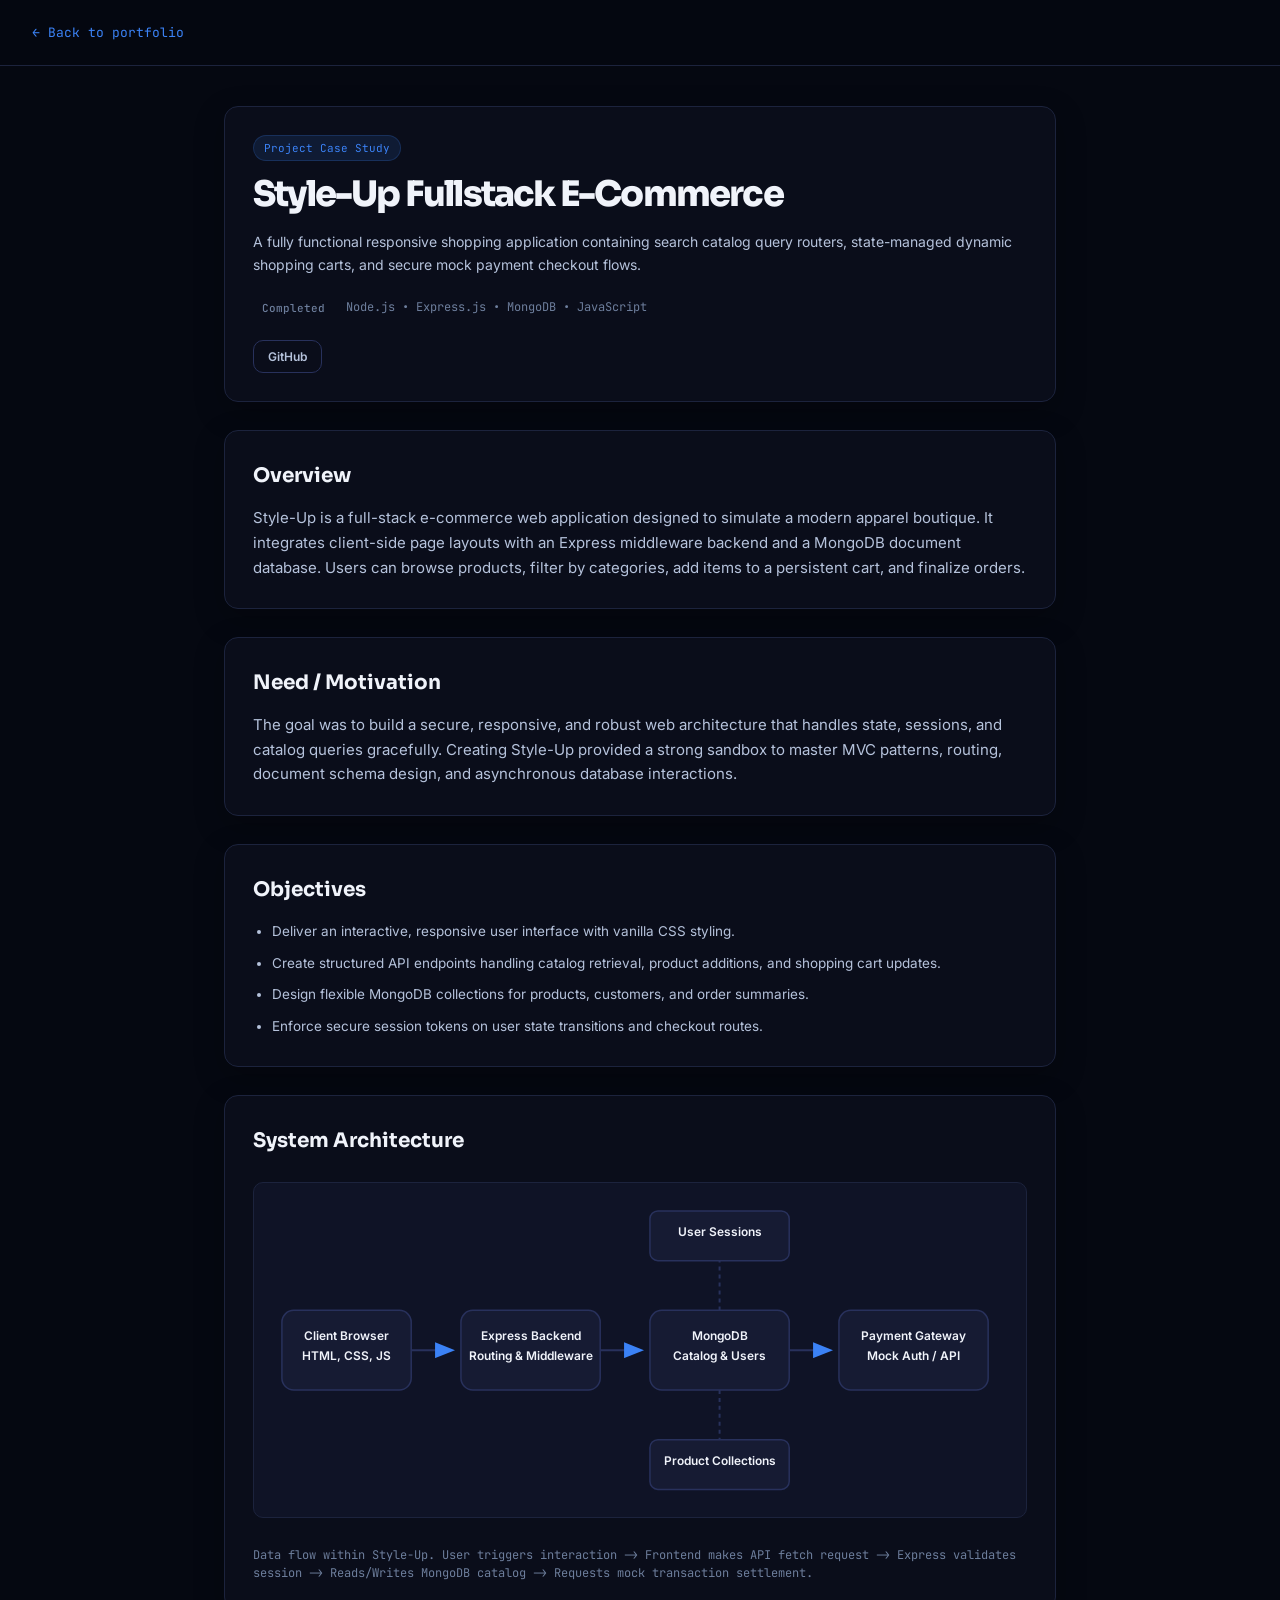
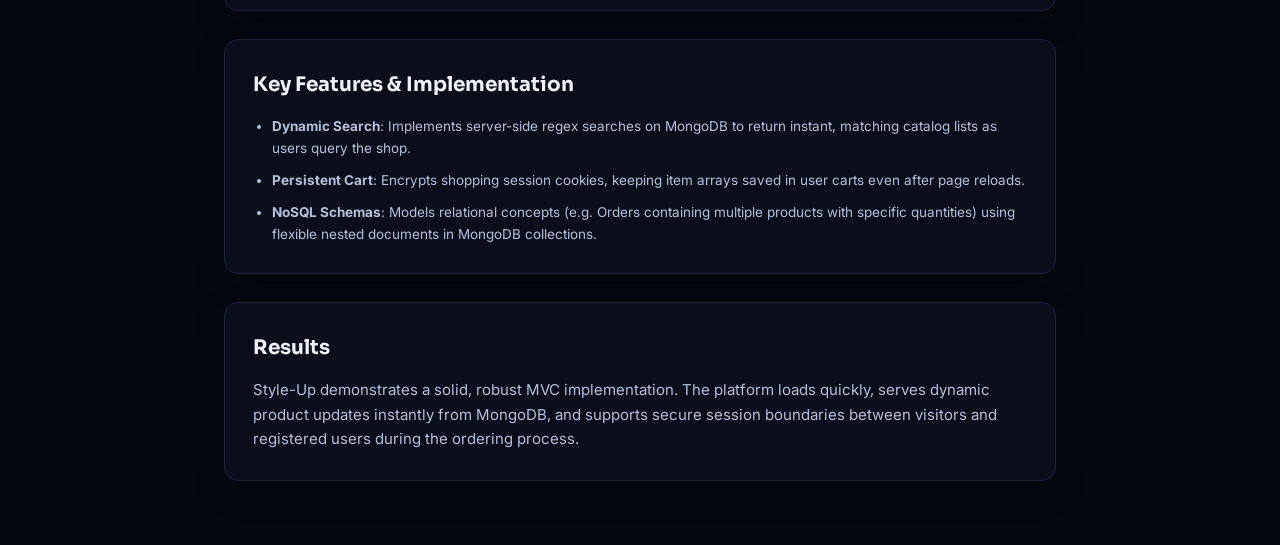
<file: projects/style-up-ecommerce.html>
<!DOCTYPE html>
<html lang="en">
<head>
  <meta charset="UTF-8">
  <meta name="viewport" content="width=device-width, initial-scale=1.0">
  <title>Style-Up Fullstack E-Commerce | Project Case Study</title>
  <link rel="preconnect" href="https://fonts.googleapis.com">
  <link rel="preconnect" href="https://fonts.gstatic.com" crossorigin>
  <link href="https://fonts.googleapis.com/css2?family=Inter:wght@400;500;600;700;800&family=Sora:wght@600;700;800&display=swap" rel="stylesheet">
  <link rel="stylesheet" href="../style.css">
</head>
<body class="project-detail-page">
  <header class="project-detail-header">
    <a class="back-link" href="../index.html#projects">← Back to portfolio</a>
  </header>

  <main class="project-detail-main">
    <section class="project-detail-hero glass-card">
      <div>
        <p class="eyebrow">Project Case Study</p>
        <h1>Style-Up Fullstack E-Commerce</h1>
        <p class="section-copy">A fully functional responsive shopping application containing search catalog query routers, state-managed dynamic shopping carts, and secure mock payment checkout flows.</p>
        <div class="project-detail-meta">
          <span class="status-pill completed">Completed</span>
          <span>Node.js • Express.js • MongoDB • JavaScript</span>
        </div>
        <div class="card-actions">
          <a class="btn btn-small btn-ghost" href="https://github.com/patil-08/Style-Up-E-commerce-Website.git" target="_blank" rel="noopener noreferrer">GitHub</a>
        </div>
    </section>

    <section class="detail-section glass-card">
      <h2>Overview</h2>
      <p>Style-Up is a full-stack e-commerce web application designed to simulate a modern apparel boutique. It integrates client-side page layouts with an Express middleware backend and a MongoDB document database. Users can browse products, filter by categories, add items to a persistent cart, and finalize orders.</p>
    </section>

    <section class="detail-section glass-card">
      <h2>Need / Motivation</h2>
      <p>The goal was to build a secure, responsive, and robust web architecture that handles state, sessions, and catalog queries gracefully. Creating Style-Up provided a strong sandbox to master MVC patterns, routing, document schema design, and asynchronous database interactions.</p>
    </section>

    <section class="detail-section glass-card">
      <h2>Objectives</h2>
      <ul class="detail-list">
         <li>Deliver an interactive, responsive user interface with vanilla CSS styling.</li>
         <li>Create structured API endpoints handling catalog retrieval, product additions, and shopping cart updates.</li>
         <li>Design flexible MongoDB collections for products, customers, and order summaries.</li>
         <li>Enforce secure session tokens on user state transitions and checkout routes.</li>
      </ul>
    </section>

    <section class="detail-section glass-card">
      <h2>System Architecture</h2>
      <svg class="architecture-svg" viewBox="0 0 760 320" role="img" aria-label="E-Commerce system architecture diagram">
        <defs>
          <marker id="arrowhead" markerWidth="10" markerHeight="8" refX="8" refY="4" orient="auto">
            <path d="M0,0 L10,4 L0,8 z" fill="#3b82f6"></path>
          </marker>
        </defs>
        
        <!-- Nodes -->
        <g class="diagram-node-group" tabindex="0">
          <rect class="diagram-node-shape" x="20" y="120" width="130" height="80" rx="12"></rect>
          <text class="diagram-node-label" x="85" y="150" text-anchor="middle">Client Browser</text>
          <text class="diagram-node-label" x="85" y="170" text-anchor="middle" font-size="10" fill="#6d7e9c">HTML, CSS, JS</text>
        </g>
        
        <g class="diagram-node-group" tabindex="0">
          <rect class="diagram-node-shape" x="200" y="120" width="140" height="80" rx="12"></rect>
          <text class="diagram-node-label" x="270" y="150" text-anchor="middle">Express Backend</text>
          <text class="diagram-node-label" x="270" y="170" text-anchor="middle" font-size="10" fill="#6d7e9c">Routing & Middleware</text>
        </g>
        
        <g class="diagram-node-group" tabindex="0">
          <rect class="diagram-node-shape" x="390" y="120" width="140" height="80" rx="12"></rect>
          <text class="diagram-node-label" x="460" y="150" text-anchor="middle">MongoDB</text>
          <text class="diagram-node-label" x="460" y="170" text-anchor="middle" font-size="10" fill="#6d7e9c">Catalog & Users</text>
        </g>
        
        <g class="diagram-node-group" tabindex="0">
          <rect class="diagram-node-shape" x="580" y="120" width="150" height="80" rx="12"></rect>
          <text class="diagram-node-label" x="655" y="150" text-anchor="middle">Payment Gateway</text>
          <text class="diagram-node-label" x="655" y="170" text-anchor="middle" font-size="10" fill="#6d7e9c">Mock Auth / API</text>
        </g>

        <line class="diagram-arrow" x1="150" y1="160" x2="190" y2="160" stroke="#28315c" stroke-width="2" marker-end="url(#arrowhead)"></line>
        <line class="diagram-arrow" x1="340" y1="160" x2="380" y2="160" stroke="#28315c" stroke-width="2" marker-end="url(#arrowhead)"></line>
        <line class="diagram-arrow" x1="460" y1="200" x2="460" y2="250" stroke="#28315c" stroke-dasharray="4" stroke-width="2"></line>
        <line class="diagram-arrow" x1="460" y1="120" x2="460" y2="70" stroke="#28315c" stroke-dasharray="4" stroke-width="2"></line>
        <line class="diagram-arrow" x1="530" y1="160" x2="570" y2="160" stroke="#28315c" stroke-width="2" marker-end="url(#arrowhead)"></line>

        <!-- Database Storage details -->
        <g class="diagram-node-group" tabindex="0">
          <rect class="diagram-node-shape" x="390" y="250" width="140" height="50" rx="8"></rect>
          <text class="diagram-node-label" x="460" y="275" text-anchor="middle">Product Collections</text>
        </g>
        <g class="diagram-node-group" tabindex="0">
          <rect class="diagram-node-shape" x="390" y="20" width="140" height="50" rx="8"></rect>
          <text class="diagram-node-label" x="460" y="45" text-anchor="middle">User Sessions</text>
        </g>
      </svg>
      <p class="diagram-caption">Data flow within Style-Up. User triggers interaction -> Frontend makes API fetch request -> Express validates session -> Reads/Writes MongoDB catalog -> Requests mock transaction settlement.</p>
    </section>

    <section class="detail-section glass-card">
      <h2>Key Features & Implementation</h2>
      <ul class="detail-list">
        <li><strong>Dynamic Search</strong>: Implements server-side regex searches on MongoDB to return instant, matching catalog lists as users query the shop.</li>
        <li><strong>Persistent Cart</strong>: Encrypts shopping session cookies, keeping item arrays saved in user carts even after page reloads.</li>
        <li><strong>NoSQL Schemas</strong>: Models relational concepts (e.g. Orders containing multiple products with specific quantities) using flexible nested documents in MongoDB collections.</li>
      </ul>
    </section>

    <section class="detail-section glass-card">
      <h2>Results</h2>
      <p>Style-Up demonstrates a solid, robust MVC implementation. The platform loads quickly, serves dynamic product updates instantly from MongoDB, and supports secure session boundaries between visitors and registered users during the ordering process.</p>
    </section>
  </main>
</body>
</html>
</file>
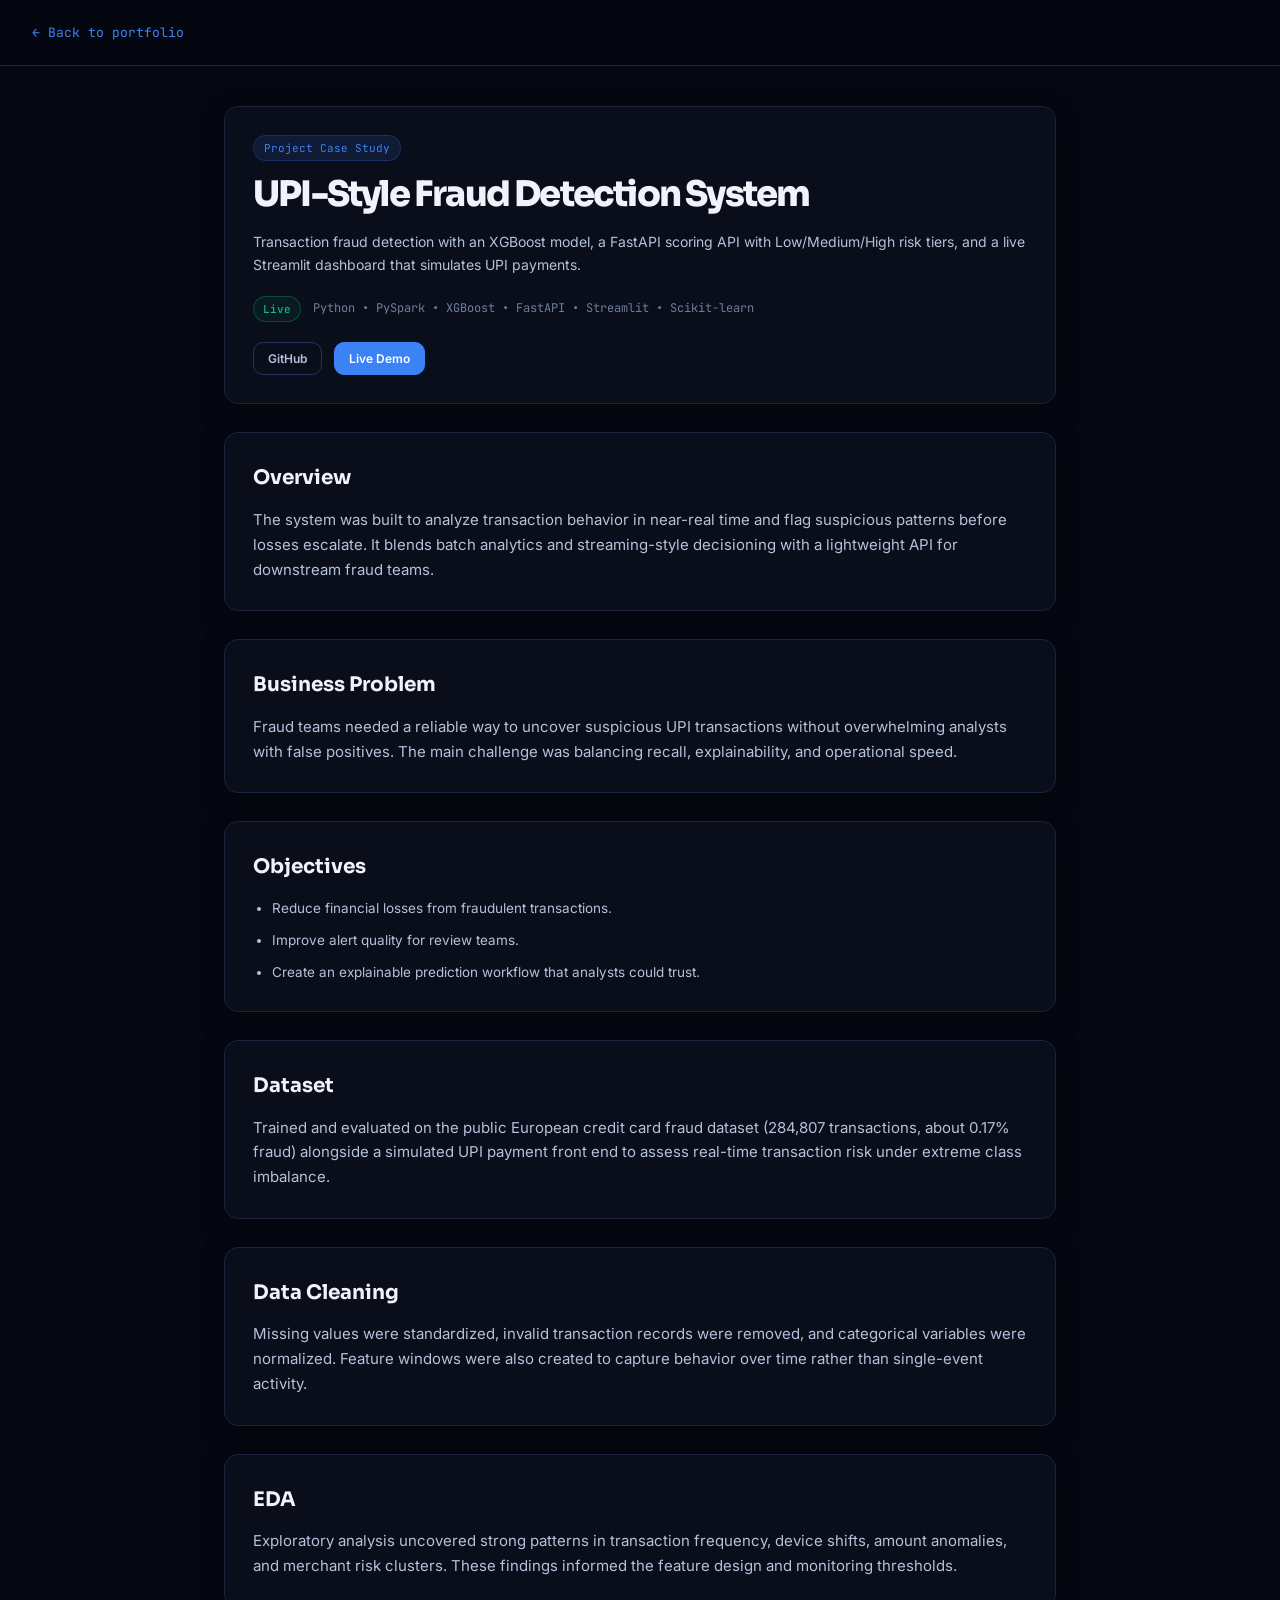
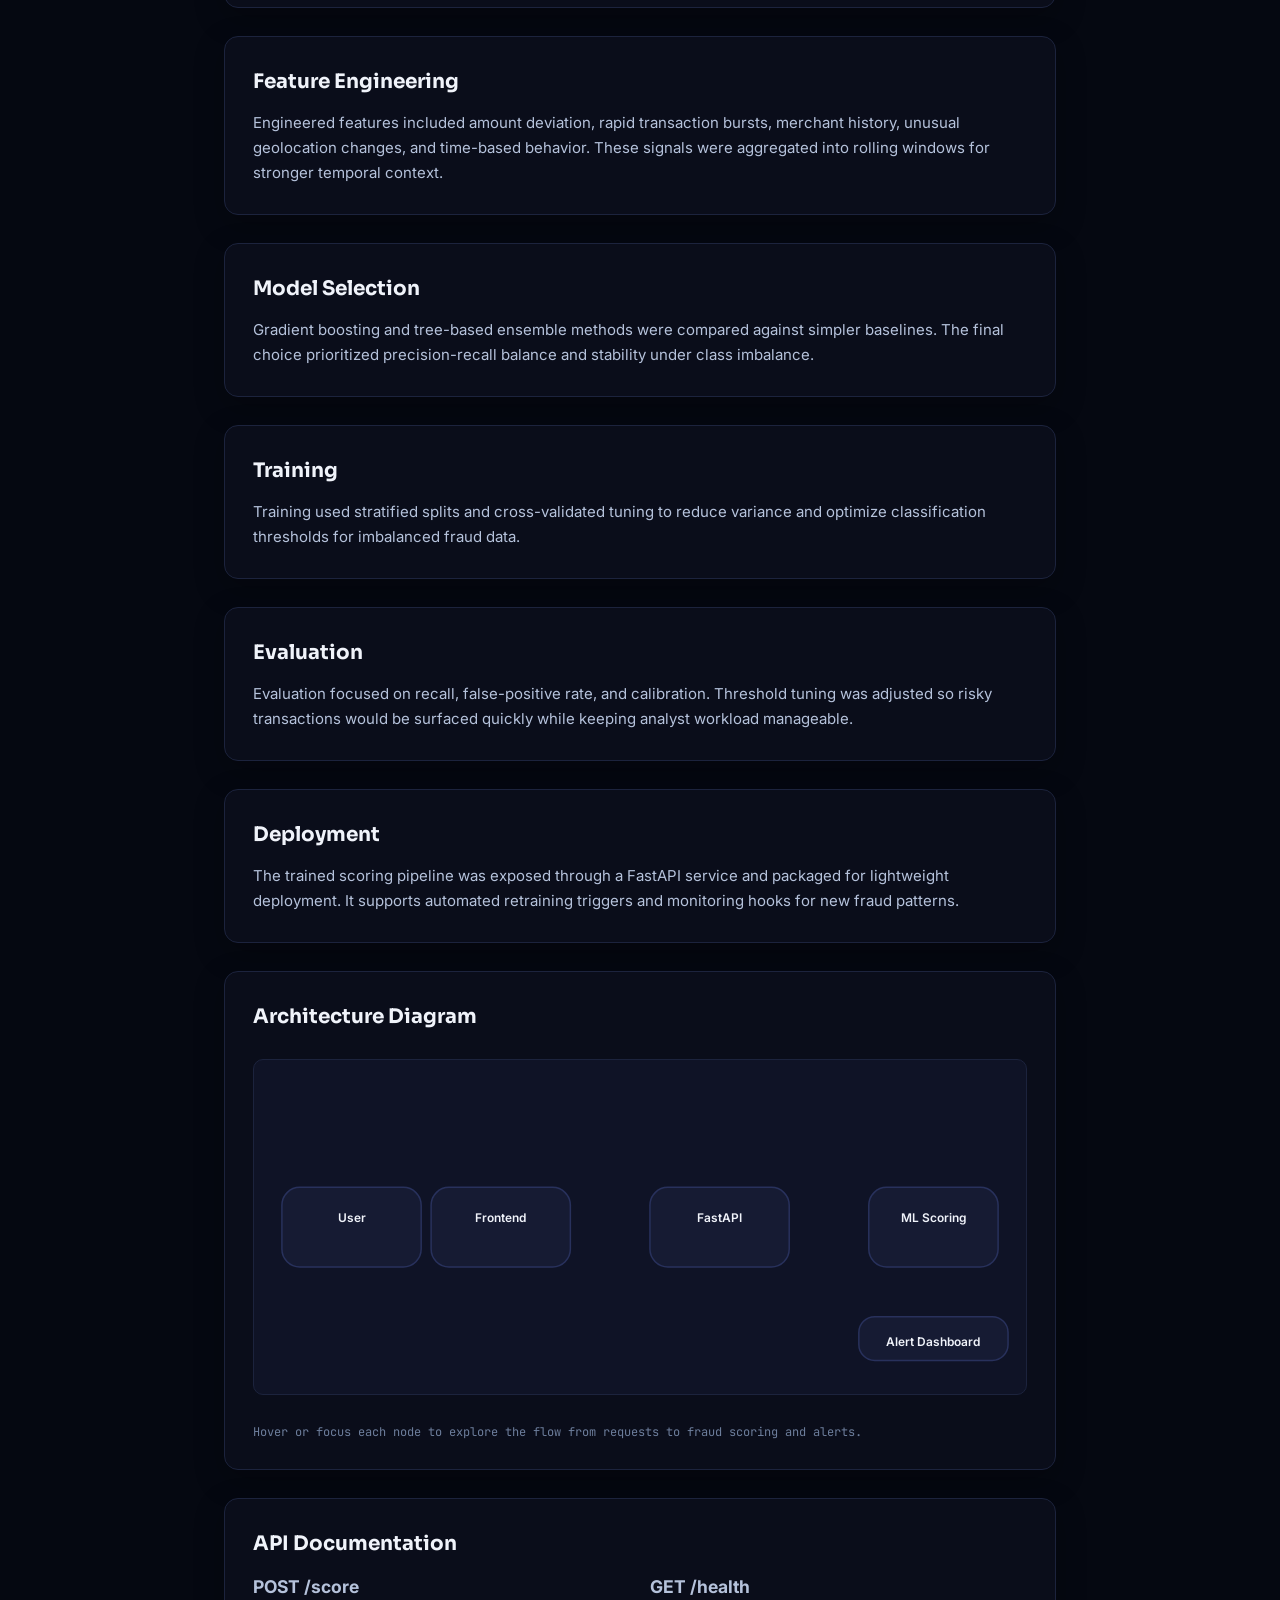
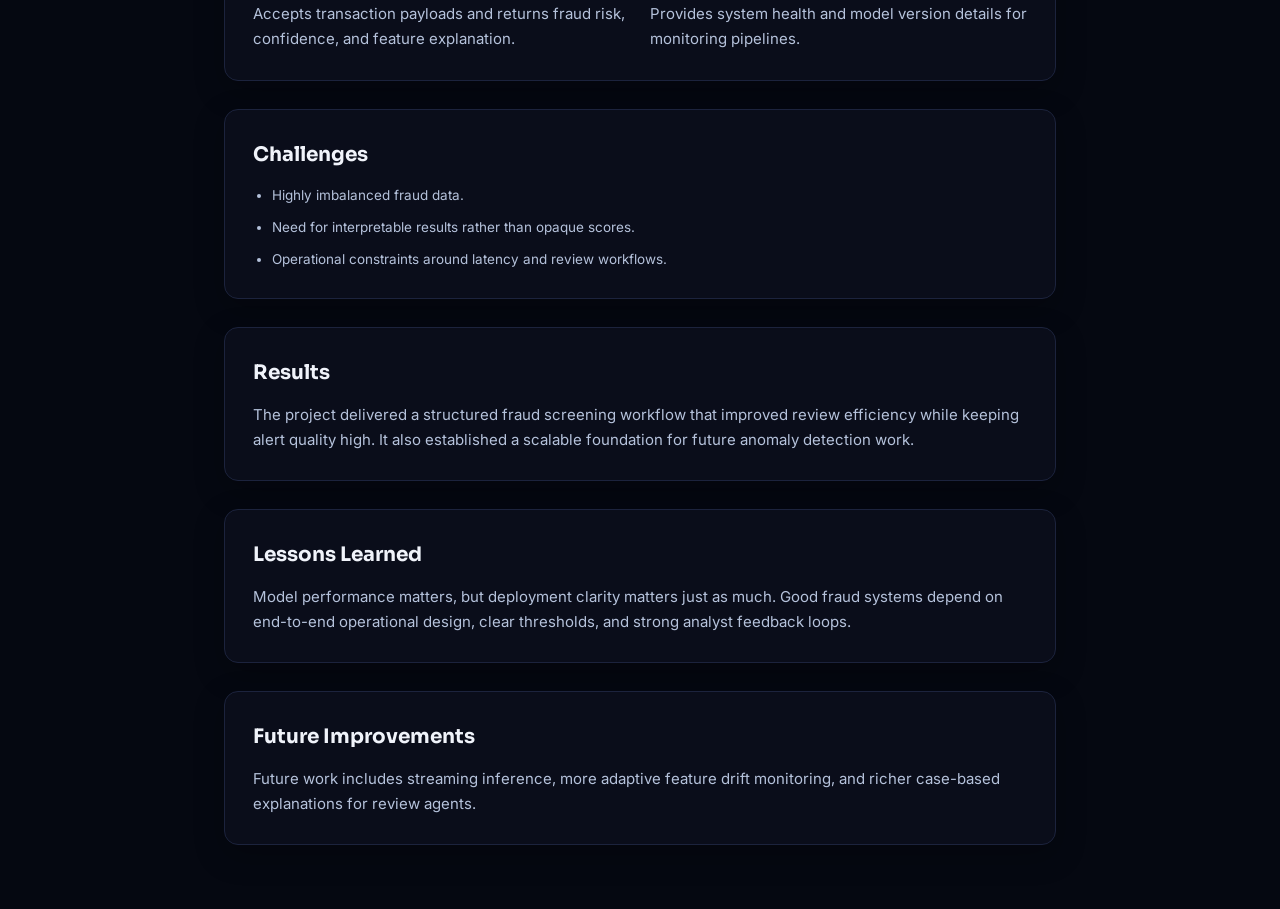
<file: projects/upi-fraud-detection.html>
<!DOCTYPE html>
<html lang="en">
<head>
  <meta charset="UTF-8">
  <meta name="viewport" content="width=device-width, initial-scale=1.0">
  <title>UPI-Style Fraud Detection System | Project Case Study</title>
  <link rel="preconnect" href="https://fonts.googleapis.com">
  <link rel="preconnect" href="https://fonts.gstatic.com" crossorigin>
  <link href="https://fonts.googleapis.com/css2?family=Inter:wght@400;500;600;700;800&family=Sora:wght@600;700;800&display=swap" rel="stylesheet">
  <link rel="stylesheet" href="../style.css">
</head>
<body class="project-detail-page">
  <header class="project-detail-header">
    <a class="back-link" href="../index.html#projects">← Back to portfolio</a>
  </header>

  <main class="project-detail-main">
    <section class="project-detail-hero glass-card">
      <div>
        <p class="eyebrow">Project Case Study</p>
        <h1>UPI-Style Fraud Detection System</h1>
        <p class="section-copy">Transaction fraud detection with an XGBoost model, a FastAPI scoring API with Low/Medium/High risk tiers, and a live Streamlit dashboard that simulates UPI payments.</p>
        <div class="project-detail-meta">
          <span class="status-pill live">Live</span>
          <span>Python • PySpark • XGBoost • FastAPI • Streamlit • Scikit-learn</span>
        </div>
        <div class="card-actions">
          <a class="btn btn-small btn-ghost" href="https://github.com/patil-08/upi-fraud-detection" target="_blank" rel="noopener noreferrer">GitHub</a>
          <a class="btn btn-small btn-primary" href="https://github.com/patil-08/upi-fraud-detection" target="_blank" rel="noopener noreferrer">Live Demo</a>
        </div>
      </div>
    </section>

    <section class="detail-section glass-card">
      <h2>Overview</h2>
      <p>The system was built to analyze transaction behavior in near-real time and flag suspicious patterns before losses escalate. It blends batch analytics and streaming-style decisioning with a lightweight API for downstream fraud teams.</p>
    </section>

    <section class="detail-section glass-card">
      <h2>Business Problem</h2>
      <p>Fraud teams needed a reliable way to uncover suspicious UPI transactions without overwhelming analysts with false positives. The main challenge was balancing recall, explainability, and operational speed.</p>
    </section>

    <section class="detail-section glass-card">
      <h2>Objectives</h2>
      <ul class="detail-list">
        <li>Reduce financial losses from fraudulent transactions.</li>
        <li>Improve alert quality for review teams.</li>
        <li>Create an explainable prediction workflow that analysts could trust.</li>
      </ul>
    </section>

    <section class="detail-section glass-card">
      <h2>Dataset</h2>
      <p>Trained and evaluated on the public European credit card fraud dataset (284,807 transactions, about 0.17% fraud) alongside a simulated UPI payment front end to assess real-time transaction risk under extreme class imbalance.</p>
    </section>

    <section class="detail-section glass-card">
      <h2>Data Cleaning</h2>
      <p>Missing values were standardized, invalid transaction records were removed, and categorical variables were normalized. Feature windows were also created to capture behavior over time rather than single-event activity.</p>
    </section>

    <section class="detail-section glass-card">
      <h2>EDA</h2>
      <p>Exploratory analysis uncovered strong patterns in transaction frequency, device shifts, amount anomalies, and merchant risk clusters. These findings informed the feature design and monitoring thresholds.</p>
    </section>

    <section class="detail-section glass-card">
      <h2>Feature Engineering</h2>
      <p>Engineered features included amount deviation, rapid transaction bursts, merchant history, unusual geolocation changes, and time-based behavior. These signals were aggregated into rolling windows for stronger temporal context.</p>
    </section>

    <section class="detail-section glass-card">
      <h2>Model Selection</h2>
      <p>Gradient boosting and tree-based ensemble methods were compared against simpler baselines. The final choice prioritized precision-recall balance and stability under class imbalance.</p>
    </section>

    <section class="detail-section glass-card">
      <h2>Training</h2>
      <p>Training used stratified splits and cross-validated tuning to reduce variance and optimize classification thresholds for imbalanced fraud data.</p>
    </section>

    <section class="detail-section glass-card">
      <h2>Evaluation</h2>
      <p>Evaluation focused on recall, false-positive rate, and calibration. Threshold tuning was adjusted so risky transactions would be surfaced quickly while keeping analyst workload manageable.</p>
    </section>

    <section class="detail-section glass-card">
      <h2>Deployment</h2>
      <p>The trained scoring pipeline was exposed through a FastAPI service and packaged for lightweight deployment. It supports automated retraining triggers and monitoring hooks for new fraud patterns.</p>
    </section>

    <section class="detail-section glass-card">
      <h2>Architecture Diagram</h2>
      <svg class="architecture-svg" viewBox="0 0 760 320" role="img" aria-label="Fraud detection system architecture diagram">
        <defs>
          <marker id="arrowhead" markerWidth="10" markerHeight="8" refX="8" refY="4" orient="auto">
            <path d="M0,0 L10,4 L0,8 z" fill="#67e8f9"></path>
          </marker>
        </defs>
        <line class="diagram-arrow" x1="92" y1="160" x2="162" y2="160"></line>
        <g class="diagram-node-group" tabindex="0">
          <rect class="diagram-node-shape" x="20" y="120" width="140" height="80" rx="18"></rect>
          <text class="diagram-node-label" x="90" y="155" text-anchor="middle">User</text>
        </g>
        <g class="diagram-node-group" tabindex="0">
          <rect class="diagram-node-shape" x="170" y="120" width="140" height="80" rx="18"></rect>
          <text class="diagram-node-label" x="240" y="155" text-anchor="middle">Frontend</text>
        </g>
        <line class="diagram-arrow" x1="310" y1="160" x2="380" y2="160"></line>
        <g class="diagram-node-group" tabindex="0">
          <rect class="diagram-node-shape" x="390" y="120" width="140" height="80" rx="18"></rect>
          <text class="diagram-node-label" x="460" y="155" text-anchor="middle">FastAPI</text>
        </g>
        <line class="diagram-arrow" x1="530" y1="160" x2="600" y2="160"></line>
        <g class="diagram-node-group" tabindex="0">
          <rect class="diagram-node-shape" x="610" y="120" width="130" height="80" rx="18"></rect>
          <text class="diagram-node-label" x="675" y="155" text-anchor="middle">ML Scoring</text>
        </g>
        <line class="diagram-arrow" x1="675" y1="200" x2="675" y2="250"></line>
        <g class="diagram-node-group" tabindex="0">
          <rect class="diagram-node-shape" x="600" y="250" width="150" height="44" rx="16"></rect>
          <text class="diagram-node-label" x="675" y="279" text-anchor="middle">Alert Dashboard</text>
        </g>
      </svg>
      <p class="diagram-caption">Hover or focus each node to explore the flow from requests to fraud scoring and alerts.</p>
    </section>

    <section class="detail-section glass-card">
      <h2>API Documentation</h2>
      <div class="detail-grid">
        <div>
          <h3>POST /score</h3>
          <p>Accepts transaction payloads and returns fraud risk, confidence, and feature explanation.</p>
        </div>
        <div>
          <h3>GET /health</h3>
          <p>Provides system health and model version details for monitoring pipelines.</p>
        </div>
      </div>
    </section>

    <section class="detail-section glass-card">
      <h2>Challenges</h2>
      <ul class="detail-list">
        <li>Highly imbalanced fraud data.</li>
        <li>Need for interpretable results rather than opaque scores.</li>
        <li>Operational constraints around latency and review workflows.</li>
      </ul>
    </section>

    <section class="detail-section glass-card">
      <h2>Results</h2>
      <p>The project delivered a structured fraud screening workflow that improved review efficiency while keeping alert quality high. It also established a scalable foundation for future anomaly detection work.</p>
    </section>

    <section class="detail-section glass-card">
      <h2>Lessons Learned</h2>
      <p>Model performance matters, but deployment clarity matters just as much. Good fraud systems depend on end-to-end operational design, clear thresholds, and strong analyst feedback loops.</p>
    </section>

    <section class="detail-section glass-card">
      <h2>Future Improvements</h2>
      <p>Future work includes streaming inference, more adaptive feature drift monitoring, and richer case-based explanations for review agents.</p>
    </section>
  </main>
</body>
</html>
</file>
<file: style.css>
/* Modern CSS Design System - Mansi Patil Portfolio */
@import url('https://fonts.googleapis.com/css2?family=JetBrains+Mono:wght@300;400;500;600&family=Inter:wght@300;400;500;600;700;800&family=Sora:wght@500;600;700;800&display=swap');

:root {
  --bg0: #050811;
  --bg1: #0a0d1a;
  --bg2: #0f1326;
  --bg3: #161b33;
  --bg4: #1d2342;
  --bd: #1c233d;
  --bd2: #28315c;
  --t0: #f0f3fa;
  --t1: #b5c2db;
  --t2: #6d7e9c;
  --t3: #3b4666;
  --blue: #3b82f6;
  --blue2: #1d4ed8;
  --dim: rgba(59, 130, 246, 0.12);
  --green: #10b981;
  --green-dim: rgba(16, 185, 129, 0.08);
  --amber: #f59e0b;
  --purple: #8b5cf6;
  --mono: 'JetBrains Mono', monospace;
  --sans: 'Inter', sans-serif;
  --title-font: 'Sora', sans-serif;
}

* {
  box-sizing: border-box;
  margin: 0;
  padding: 0;
}

img,
svg,
canvas,
video {
  max-width: 100%;
}

table {
  max-width: 100%;
}

.table-responsive {
  width: 100%;
  overflow-x: auto;
  -webkit-overflow-scrolling: touch;
}

html {
  scroll-behavior: smooth;
  scroll-padding-top: 70px;
}

body {
  background: var(--bg0);
  color: var(--t1);
  font-family: var(--sans);
  font-size: 15px;
  line-height: 1.65;
  overflow-x: hidden;
}

/* Custom Scrollbar */
::-webkit-scrollbar {
  width: 5px;
}

::-webkit-scrollbar-track {
  background: var(--bg1);
}

::-webkit-scrollbar-thumb {
  background: var(--bd2);
  border-radius: 3px;
}

a {
  color: inherit;
  text-decoration: none;
  transition: color 0.2s;
}

a:hover {
  color: var(--blue);
}

button {
  cursor: pointer;
  font-family: var(--sans);
  border: none;
  background: none;
  outline: none;
}

/* NAVIGATION */
nav {
  position: fixed;
  top: 0;
  left: 0;
  right: 0;
  z-index: 100;
  background: rgba(5, 8, 17, 0.9);
  backdrop-filter: blur(24px);
  border-bottom: 1px solid var(--bd);
  height: 60px;
  display: flex;
  align-items: center;
  padding: 0 2rem;
  gap: 1.5rem;
}

.logo {
  font-family: var(--title-font);
  font-size: 15px;
  font-weight: 700;
  white-space: nowrap;
  color: var(--t0);
}

.logo span {
  color: var(--blue);
}

.nav-links {
  display: flex;
  margin-left: auto;
  gap: 0.35rem;
}

.nl {
  font-size: 13px;
  font-weight: 500;
  color: var(--t2);
  padding: 6px 12px;
  border-radius: 8px;
  cursor: pointer;
  transition: all 0.2s;
}

.nl:hover,
.nl.on {
  color: var(--t0);
  background: var(--bg3);
}

.cmd-btn {
  display: flex;
  align-items: center;
  gap: 5px;
  font-family: var(--mono);
  font-size: 12px;
  color: var(--t2);
  background: var(--bg3);
  border: 1px solid var(--bd);
  border-radius: 8px;
  padding: 5px 12px;
  cursor: pointer;
  transition: all 0.2s;
}

.cmd-btn:hover {
  border-color: var(--bd2);
  color: var(--t0);
  background: var(--bg4);
}

kbd {
  background: var(--bg2);
  border: 1px solid var(--bd2);
  border-radius: 4px;
  padding: 1px 5px;
  font-size: 10px;
}

/* LAYOUT */
.page {
  max-width: 1100px;
  margin: 0 auto;
  padding: 0 2rem;
}

.sec {
  padding: 5rem 0 2rem;
  border-bottom: 1px solid rgba(40, 49, 92, 0.25);
}

.sec-tag {
  font-family: var(--mono);
  font-size: 11px;
  color: var(--blue);
  background: var(--dim);
  border: 1px solid rgba(59, 130, 246, 0.2);
  padding: 4px 12px;
  border-radius: 20px;
  display: inline-block;
  margin-bottom: 0.9rem;
  letter-spacing: 1px;
}

.sec-title {
  font-family: var(--title-font);
  font-size: 1.8rem;
  font-weight: 700;
  letter-spacing: -0.5px;
  color: var(--t0);
  margin-bottom: 0.4rem;
}

.sec-sub {
  font-size: 13px;
  color: var(--t2);
  font-family: var(--mono);
}

/* HERO SECTION */
#home {
  padding-top: 7rem;
  min-height: 100vh;
  display: flex;
  align-items: center;
}

.hero {
  display: grid;
  grid-template-columns: 1.15fr 1fr;
  gap: 3.5rem;
  align-items: center;
  width: 100%;
}

.building-badge {
  display: inline-flex;
  align-items: center;
  gap: 8px;
  font-family: var(--mono);
  font-size: 11px;
  color: var(--green);
  background: var(--green-dim);
  border: 1px solid rgba(16, 185, 129, 0.2);
  padding: 5px 14px;
  border-radius: 20px;
  margin-bottom: 1.2rem;
}

.building-dot {
  width: 6px;
  height: 6px;
  border-radius: 50%;
  background: var(--green);
  animation: pulse-dot 2s infinite;
}

@keyframes pulse-dot {

  0%,
  100% {
    opacity: 1;
    transform: scale(1);
  }

  50% {
    opacity: 0.4;
    transform: scale(1.2);
  }
}

.hero-eyebrow {
  font-family: var(--mono);
  font-size: 11px;
  color: var(--purple);
  background: rgba(139, 92, 246, 0.1);
  border: 1px solid rgba(139, 92, 246, 0.25);
  padding: 4px 12px;
  border-radius: 20px;
  display: inline-block;
  margin-bottom: 1.2rem;
  letter-spacing: 0.5px;
}

h1 {
  font-family: var(--title-font);
  font-size: clamp(2.4rem, 4.8vw, 3.8rem);
  font-weight: 800;
  letter-spacing: -1.8px;
  line-height: 1.1;
  color: var(--t0);
  margin-bottom: 1.2rem;
}

h1 .blue {
  color: var(--blue);
  background: linear-gradient(135deg, var(--blue), var(--purple));
  -webkit-background-clip: text;
  background-clip: text;
  -webkit-text-fill-color: transparent;
}

.hero-desc {
  font-size: 14.5px;
  color: var(--t1);
  line-height: 1.8;
  max-width: 480px;
  margin-bottom: 2rem;
}

.ctas {
  display: flex;
  gap: 0.75rem;
  flex-wrap: wrap;
}

.btn {
  padding: 10px 22px;
  border-radius: 10px;
  font-size: 13.5px;
  font-weight: 600;
  border: 1px solid var(--bd2);
  background: transparent;
  color: var(--t1);
  transition: all 0.2s;
  display: inline-flex;
  align-items: center;
  gap: 8px;
}

.btn:hover {
  border-color: var(--blue);
  color: var(--blue);
  background: var(--dim);
  transform: translateY(-2px);
}

.btn-p {
  background: var(--blue);
  border-color: var(--blue);
  color: #fff;
}

.btn-p:hover {
  background: var(--blue2);
  border-color: var(--blue2);
  color: #fff;
}

/* TERMINAL & GRAPH */
.term-wrap {
  background: #04060b;
  border: 1px solid var(--bd);
  border-radius: 14px;
  overflow: hidden;
  box-shadow: 0 20px 50px rgba(0, 0, 0, 0.4);
}

.term-bar {
  background: var(--bg2);
  padding: 10px 14px;
  display: flex;
  align-items: center;
  gap: 6px;
  border-bottom: 1px solid var(--bd);
}

.dot {
  width: 10px;
  height: 10px;
  border-radius: 50%;
}

.term-title {
  font-family: var(--mono);
  font-size: 11px;
  color: var(--t2);
  margin-left: auto;
}

.term-body {
  padding: 16px;
  min-height: 140px;
  font-family: var(--mono);
  font-size: 12px;
  line-height: 1.8;
}

.tl {
  display: flex;
  gap: 0.5rem;
  align-items: baseline;
  opacity: 0;
  transition: opacity 0.3s;
}

.tl.vis {
  opacity: 1;
}

.tp {
  color: var(--blue);
  opacity: 0.7;
  flex-shrink: 0;
}

.tv {
  color: var(--green);
}

.caret {
  display: inline-block;
  width: 7px;
  height: 13px;
  background: var(--blue);
  animation: blink-caret 0.9s step-end infinite;
  vertical-align: middle;
  margin-left: 2px;
}

@keyframes blink-caret {
  50% {
    opacity: 0;
  }
}

.net-wrap {
  margin-top: 1rem;
  width: 100%;
  height: 200px;
  border-radius: 14px;
  background: var(--bg1);
  border: 1px solid var(--bd);
  overflow: hidden;
  position: relative;
  box-shadow: 0 15px 40px rgba(0, 0, 0, 0.3);
}

canvas#net {
  display: block;
  width: 100%;
  height: 100%;
}

.net-lbl {
  position: absolute;
  bottom: 10px;
  right: 12px;
  font-family: var(--mono);
  font-size: 10px;
  color: var(--t3);
  letter-spacing: 0.5px;
}

/* EXPERIENCE & SKILLS */
.exp-list {
  display: flex;
  flex-direction: column;
  gap: 1.25rem;
  margin-top: 1.8rem;
}

.ec {
  background: var(--bg2);
  border: 1px solid var(--bd);
  border-radius: 14px;
  padding: 1.5rem;
  transition: border-color 0.2s;
}

.ec:hover {
  border-color: var(--bd2);
}

.ec-top {
  display: flex;
  align-items: flex-start;
  justify-content: space-between;
  gap: 1rem;
  margin-bottom: 1rem;
}

.ec-co {
  font-size: 1rem;
  font-weight: 600;
  color: var(--t0);
}

.ec-role {
  font-size: 12px;
  color: var(--blue);
  font-family: var(--mono);
  margin-top: 4px;
}

.ec-date {
  font-size: 11px;
  font-family: var(--mono);
  color: var(--t2);
  background: var(--bg3);
  padding: 4px 10px;
  border-radius: 20px;
  border: 1px solid var(--bd);
  white-space: nowrap;
}

.bul {
  font-size: 13.5px;
  color: var(--t1);
  position: relative;
  padding-left: 1.25rem;
  margin-bottom: 0.5rem;
  line-height: 1.6;
}

.bul::before {
  content: '▸';
  position: absolute;
  left: 0;
  top: 0;
  color: var(--blue);
  opacity: 0.8;
}

.hl {
  color: var(--t0);
  font-weight: 500;
}

.pills {
  display: flex;
  flex-wrap: wrap;
  gap: 0.45rem;
}

.pill {
  font-size: 11px;
  padding: 3px 10px;
  border-radius: 20px;
  background: var(--bg3);
  border: 1px solid var(--bd2);
  color: var(--t1);
}

/* PROJECTS SECTION */
.proj-grid {
  display: grid;
  grid-template-columns: repeat(auto-fill, minmax(320px, 1fr));
  gap: 1.25rem;
  margin-top: 1.8rem;
}

.pc {
  background: var(--bg1);
  border: 1px solid var(--bd);
  border-radius: 14px;
  overflow: hidden;
  cursor: pointer;
  transition: all 0.25s;
  display: flex;
  flex-direction: column;
}

.pc:hover {
  border-color: var(--blue);
  transform: translateY(-3px);
  box-shadow: 0 10px 30px rgba(59, 130, 246, 0.1);
}

.pc-head {
  padding: 1.25rem 1.25rem 0.65rem;
}

.pc-icon-row {
  display: flex;
  align-items: center;
  gap: 0.75rem;
  margin-bottom: 0.75rem;
}

.pc-icon {
  width: 36px;
  height: 36px;
  border-radius: 8px;
  display: flex;
  align-items: center;
  justify-content: center;
  font-size: 18px;
  flex-shrink: 0;
}

.pc-tag {
  font-family: var(--mono);
  font-size: 10.5px;
  padding: 2px 8px;
  border-radius: 4px;
  border: 1px solid var(--bd2);
  color: var(--t2);
}

.pc-title {
  font-family: var(--title-font);
  font-size: 1.05rem;
  font-weight: 700;
  color: var(--t0);
  margin-bottom: 0.5rem;
}

.pc-desc {
  font-size: 13px;
  color: var(--t1);
  line-height: 1.55;
  margin-bottom: 0.25rem;
}

.pc-focus {
  padding: 0 1.25rem;
  margin-top: 0.25rem;
  margin-bottom: 0.25rem;
  display: flex;
  flex-direction: column;
  gap: 2px;
}

.focus-label {
  font-family: var(--mono);
  font-size: 9.5px;
  font-weight: 600;
  letter-spacing: 0.8px;
  text-transform: uppercase;
  color: #8b9bb4;
  line-height: 1.2;
}

.focus-value {
  font-family: var(--sans);
  font-size: 12px;
  font-weight: 500;
  color: var(--t0);
  line-height: 1.4;
  letter-spacing: 0.1px;
}

.tags-row {
  display: flex;
  flex-wrap: wrap;
  gap: 0.35rem;
  padding: 0.5rem 1.25rem 0.75rem;
  margin-top: auto;
}

.tag {
  font-size: 10px;
  font-family: var(--mono);
  padding: 2px 7px;
  border-radius: 20px;
  background: var(--bg3);
  border: 1px solid var(--bd);
  color: var(--t2);
}

.pc-foot {
  padding: 0.75rem 1.25rem;
  border-top: 1px solid var(--bd);
  display: flex;
  gap: 0.5rem;
  background: var(--bg2);
}

.pbt {
  font-size: 11px;
  padding: 5px 12px;
  border-radius: 6px;
  border: 1px solid var(--bd2);
  background: transparent;
  color: var(--t1);
  transition: all 0.15s;
  font-family: var(--sans);
  font-weight: 500;
}

.pbt:hover {
  border-color: var(--blue);
  color: var(--blue);
}

.pc-foot .pbt.primary {
  background: var(--dim);
  border-color: var(--blue);
  color: var(--blue);
}

.sec-badges {
  display: flex;
  flex-wrap: wrap;
  gap: 0.5rem;
  margin-top: 0.9rem;
}

.sec-badge {
  display: inline-flex;
  align-items: center;
  gap: 6px;
  font-size: 10px;
  font-family: var(--mono);
  padding: 4px 12px;
  border-radius: 20px;
  border: 1px solid;
  letter-spacing: 0.3px;
  position: relative;
  overflow: hidden;
  transition: all 0.2s;
  cursor: pointer;
  background: transparent;
  outline: none;
}

button.sec-badge {
  font-family: var(--mono);
  color: inherit;
  line-height: inherit;
}

.sec-badge:focus-visible {
  outline: 2px solid var(--blue);
  outline-offset: 2px;
}

.sec-badge::before {
  content: '';
  position: absolute;
  inset: 0;
  opacity: 0;
  transition: opacity 0.2s;
}

.sec-badge:hover::before {
  opacity: 1;
}

.sb-all {
  color: var(--t1);
  border-color: var(--bd2);
  background: rgba(255, 255, 255, 0.04);
}

.sb-aiml,
.sb-spark {
  color: #60a5fa;
  border-color: rgba(96, 165, 250, 0.35);
  background: rgba(59, 130, 246, 0.08);
}

.sb-genai {
  color: #a78bfa;
  border-color: rgba(167, 139, 250, 0.35);
  background: rgba(139, 92, 246, 0.08);
}

.sb-data {
  color: #38bdf8;
  border-color: rgba(56, 189, 248, 0.35);
  background: rgba(56, 189, 248, 0.08);
}

.sb-vision,
.sb-yolo {
  color: #34d399;
  border-color: rgba(52, 211, 153, 0.35);
  background: rgba(16, 185, 129, 0.08);
}

.sb-fullstack {
  color: #fbbf24;
  border-color: rgba(251, 191, 36, 0.35);
  background: rgba(245, 158, 11, 0.08);
}

.sb-iot,
.sb-agentic {
  color: #f472b6;
  border-color: rgba(244, 114, 182, 0.35);
  background: rgba(236, 72, 153, 0.08);
}

.sec-badge.active {
  box-shadow: 0 0 0 1px currentColor;
}

.sec-badge.active.sb-all {
  color: #ffffff;
  border-color: var(--blue);
  background: rgba(59, 130, 246, 0.22);
  box-shadow: 0 0 0 1px var(--blue);
}

.sec-badge.active.sb-aiml,
.sec-badge.active.sb-spark {
  background: rgba(59, 130, 246, 0.22);
  border-color: #60a5fa;
  color: #93c5fd;
}

.sec-badge.active.sb-genai {
  background: rgba(139, 92, 246, 0.22);
  border-color: #a78bfa;
  color: #c4b5fd;
}

.sec-badge.active.sb-data {
  background: rgba(56, 189, 248, 0.22);
  border-color: #38bdf8;
  color: #7dd3fc;
}

.sec-badge.active.sb-vision,
.sec-badge.active.sb-yolo {
  background: rgba(16, 185, 129, 0.22);
  border-color: #34d399;
  color: #6ee7b7;
}

.sec-badge.active.sb-fullstack {
  background: rgba(245, 158, 11, 0.22);
  border-color: #fbbf24;
  color: #fde68a;
}

.sec-badge.active.sb-iot,
.sec-badge.active.sb-agentic {
  background: rgba(236, 72, 153, 0.22);
  border-color: #f472b6;
  color: #f9a8d4;
}

.badge-dot {
  width: 5px;
  height: 5px;
  border-radius: 50%;
  background: currentColor;
  animation: pulse-dot 2s infinite;
}

.pc.is-hidden {
  display: none !important;
}

@media (prefers-reduced-motion: reduce) {

  .sec-badge,
  .sec-badge::before,
  .badge-dot {
    transition: none !important;
    animation: none !important;
  }
}

/* AI LABS */
#ailabs {
  padding-top: 1.5rem;
}

.labs-header-bar {
  background: var(--bg1);
  border: 1px solid var(--bd);
  border-radius: 12px;
  padding: 0.75rem 1.25rem;
  display: flex;
  align-items: center;
  gap: 1rem;
  margin-bottom: 1.8rem;
  font-family: var(--mono);
  font-size: 11px;
}

.labs-status {
  display: flex;
  align-items: center;
  gap: 0.5rem;
  color: var(--green);
}

.labs-status::before {
  content: '';
  width: 6px;
  height: 6px;
  border-radius: 50%;
  background: var(--green);
  animation: pulse-dot 2s infinite;
}

.labs-env {
  color: var(--t3);
  margin-left: auto;
}

.lab-grid {
  display: grid;
  grid-template-columns: repeat(auto-fill, minmax(320px, 1fr));
  gap: 1.25rem;
}

.lab-card {
  background: var(--bg1);
  border: 1px solid var(--bd2);
  border-radius: 14px;
  overflow: hidden;
  transition: all 0.25s;
  cursor: pointer;
  display: flex;
  flex-direction: column;
  position: relative;
}

.lab-card:hover {
  border-color: var(--blue);
  box-shadow: 0 10px 40px rgba(59, 130, 246, 0.15);
}

.lab-card:hover .lab-card-glow {
  opacity: 1;
}

.lab-titlebar {
  background: var(--bg2);
  border-bottom: 1px solid var(--bd);
  padding: 9px 14px;
  display: flex;
  align-items: center;
  gap: 8px;
}

.lab-wdot {
  width: 10px;
  height: 10px;
  border-radius: 50%;
}

.lab-filename {
  font-family: var(--mono);
  font-size: 10px;
  color: var(--t2);
  margin-left: auto;
}

.lab-console {
  padding: 1.25rem;
  flex: 1;
  position: relative;
  overflow: hidden;
}

.lab-card-glow {
  position: absolute;
  top: 0;
  left: 0;
  right: 0;
  height: 1px;
  opacity: 0;
  transition: opacity 0.3s;
}

.lc-nr .lab-card-glow {
  background: linear-gradient(90deg, transparent, var(--purple), transparent);
}

.lc-fd .lab-card-glow {
  background: linear-gradient(90deg, transparent, var(--blue), transparent);
}

.lc-la .lab-card-glow {
  background: linear-gradient(90deg, transparent, var(--green), transparent);
}

.lc-rs .lab-card-glow {
  background: linear-gradient(90deg, transparent, var(--amber), transparent);
}

.lab-prompt {
  font-family: var(--mono);
  font-size: 11px;
  color: var(--t2);
  margin-bottom: 0.5rem;
  display: flex;
  align-items: center;
  gap: 0.4rem;
}

.lab-prompt-sym {
  color: var(--blue);
}

.lab-name {
  font-family: var(--title-font);
  font-size: 1.1rem;
  font-weight: 700;
  color: var(--t0);
  margin-bottom: 0.3rem;
}

.lab-type {
  font-family: var(--mono);
  font-size: 10px;
  margin-bottom: 0.75rem;
  display: inline-flex;
  align-items: center;
  gap: 0.4rem;
  padding: 2px 8px;
  border-radius: 4px;
  width: fit-content;
}

.lc-nr .lab-type {
  color: #a78bfa;
  background: rgba(139, 92, 246, 0.1);
  border: 1px solid rgba(139, 92, 246, 0.2);
}

.lc-fd .lab-type {
  color: #60a5fa;
  background: rgba(59, 130, 246, 0.1);
  border: 1px solid rgba(59, 130, 246, 0.2);
}

.lc-la .lab-type {
  color: #34d399;
  background: rgba(16, 185, 129, 0.1);
  border: 1px solid rgba(16, 185, 129, 0.2);
}

.lc-rs .lab-type {
  color: #fbbf24;
  background: rgba(245, 158, 11, 0.1);
  border: 1px solid rgba(245, 158, 11, 0.2);
}

.lab-desc {
  font-size: 13px;
  color: var(--t1);
  line-height: 1.6;
  margin-bottom: 0.85rem;
}

.lab-preview {
  background: var(--bg0);
  border: 1px solid var(--bd);
  border-radius: 8px;
  padding: 0.65rem 0.85rem;
  margin-bottom: 0.5rem;
  font-family: var(--mono);
  font-size: 10px;
}

.lab-preview-line {
  color: var(--t2);
  line-height: 1.8;
  display: flex;
  gap: 0.5rem;
}

.lab-preview-line .ok {
  color: var(--green);
}

.lab-preview-line .info {
  color: var(--blue);
}

.lab-preview-line .warn {
  color: var(--amber);
}

.lab-foot {
  padding: 0.75rem 1.25rem;
  border-top: 1px solid var(--bd);
  display: flex;
  align-items: center;
  justify-content: space-between;
  background: var(--bg2);
}

.lab-open {
  font-size: 11px;
  font-family: var(--mono);
  padding: 5px 14px;
  border-radius: 6px;
  border: 1px solid var(--bd2);
  background: transparent;
  color: var(--t1);
  transition: all 0.2s;
}

.lc-nr:hover .lab-open {
  border-color: var(--purple);
  color: #a78bfa;
}

.lc-fd:hover .lab-open {
  border-color: var(--blue);
  color: #60a5fa;
}

.lc-la:hover .lab-open {
  border-color: var(--green);
  color: #34d399;
}

.lc-rs:hover .lab-open {
  border-color: var(--amber);
  color: #fbbf24;
}

/* LAB MODAL TABS & DETAILS */
.overlay {
  position: fixed;
  inset: 0;
  background: rgba(4, 6, 12, 0.9);
  backdrop-filter: blur(10px);
  z-index: 200;
  display: none;
  align-items: center;
  justify-content: center;
  padding: 1.5rem;
  opacity: 0;
  pointer-events: none;
  transition: opacity 0.25s ease;
}

.overlay.open {
  display: flex;
  opacity: 1;
  pointer-events: all;
}

.modal {
  background: var(--bg1);
  border: 1px solid var(--bd);
  border-radius: 18px;
  max-width: 840px;
  width: 100%;
  max-height: 90vh;
  overflow-y: auto;
  box-shadow: 0 30px 80px rgba(0, 0, 0, 0.6);
}

.mh {
  padding: 1.25rem 1.5rem;
  border-bottom: 1px solid var(--bd);
  display: flex;
  align-items: center;
  justify-content: space-between;
  position: sticky;
  top: 0;
  background: var(--bg1);
  z-index: 1;
}

.mb {
  padding: 1.5rem;
}

.mcl {
  background: var(--bg3);
  border: 1px solid var(--bd);
  border-radius: 8px;
  color: var(--t1);
  padding: 6px 14px;
  font-size: 12px;
  transition: all 0.15s;
}

.mcl:hover {
  color: var(--t0);
  border-color: var(--bd2);
  background: var(--bg4);
}

.m2 {
  display: grid;
  grid-template-columns: 1.1fr 0.9fr;
  gap: 1.5rem;
}

.mlbl {
  font-size: 11px;
  font-family: var(--mono);
  color: var(--blue);
  margin-bottom: 0.6rem;
  text-transform: uppercase;
  letter-spacing: 0.5px;
}

.metric-box {
  background: var(--bg3);
  border: 1px solid var(--bd);
  border-radius: 8px;
  padding: 0.85rem;
  text-align: center;
}

.mval {
  font-family: var(--mono);
  font-size: 1.3rem;
  font-weight: 600;
  color: var(--t0);
}

.mlb2 {
  font-size: 10.5px;
  color: var(--t2);
  margin-top: 0.2rem;
}

.lab-tabs {
  display: flex;
  border-bottom: 1px solid var(--bd);
  padding: 0 1.5rem;
  background: var(--bg2);
}

.lab-tab {
  font-size: 12px;
  font-family: var(--mono);
  padding: 0.8rem 1.1rem;
  color: var(--t2);
  cursor: pointer;
  border-bottom: 2px solid transparent;
  margin-bottom: -1px;
  transition: all 0.15s;
  white-space: nowrap;
}

.lab-tab:hover {
  color: var(--t1);
}

.lab-tab.on {
  color: var(--blue);
  border-bottom-color: var(--blue);
  font-weight: 500;
}

.lab-panel {
  display: none;
  padding: 1.5rem;
}

.lab-panel.on {
  display: block;
}

/* PIPELINE COMPONENT */
.pipeline-wrap {
  display: flex;
  flex-direction: column;
  align-items: center;
  margin: 1.25rem 0;
}

.pipe-node {
  background: var(--bg3);
  border: 1px solid var(--bd2);
  border-radius: 10px;
  padding: 0.6rem 1.25rem;
  font-size: 12px;
  font-family: var(--mono);
  color: var(--t2);
  text-align: center;
  min-width: 220px;
  position: relative;
  transition: all 0.3s;
}

.pipe-node.active {
  border-color: var(--blue);
  color: var(--blue);
  background: var(--dim);
  box-shadow: 0 0 16px rgba(59, 130, 246, 0.2);
}

.pipe-node.done {
  border-color: var(--green);
  color: var(--green);
  background: rgba(16, 185, 129, 0.05);
}

.pipe-arrow {
  width: 2px;
  height: 20px;
  background: var(--bd2);
  margin: 0 auto;
  position: relative;
  overflow: hidden;
}

.pipe-arrow::after {
  content: '';
  position: absolute;
  top: -100%;
  left: 0;
  right: 0;
  bottom: 0;
  background: linear-gradient(180deg, transparent, var(--blue));
  animation: flow-down 1.5s linear infinite;
}

@keyframes flow-down {
  to {
    top: 100%;
  }
}

.pipe-arrow-head {
  width: 0;
  height: 0;
  border-left: 5px solid transparent;
  border-right: 5px solid transparent;
  border-top: 6px solid var(--bd2);
  margin: 0 auto;
}

/* LAB SPECIFIC GRAPHIC & SIMULATORS */
.upload-zone {
  border: 2px dashed var(--bd2);
  border-radius: 12px;
  padding: 2.25rem;
  text-align: center;
  cursor: pointer;
  transition: all 0.2s;
}

.upload-zone:hover {
  border-color: var(--blue);
  background: var(--dim);
}

.upload-zone-icon {
  font-size: 32px;
  margin-bottom: 0.5rem;
  display: block;
}

.upload-zone-text {
  font-size: 13.5px;
  color: var(--t1);
  font-weight: 500;
}

.upload-zone-sub {
  font-size: 11px;
  color: var(--t2);
  font-family: var(--mono);
  margin-top: 0.3rem;
}

.proc-step {
  display: flex;
  align-items: center;
  gap: 0.75rem;
  padding: 0.6rem 0;
  font-size: 12.5px;
  font-family: var(--mono);
  color: var(--t2);
  border-bottom: 1px solid var(--bd);
}

.proc-step:last-child {
  border-bottom: none;
}

.proc-step.active {
  color: var(--blue);
}

.proc-step.done {
  color: var(--green);
}

.proc-icon {
  width: 18px;
  text-align: center;
  flex-shrink: 0;
  font-weight: 600;
}

.ai-card {
  background: var(--bg2);
  border: 1px solid var(--bd);
  border-radius: 10px;
  padding: 1.25rem;
  margin-bottom: 0.9rem;
}

.ai-card-label {
  font-size: 10px;
  font-family: var(--mono);
  text-transform: uppercase;
  letter-spacing: 0.5px;
  margin-bottom: 0.6rem;
}

.conf-bar-row {
  display: grid;
  grid-template-columns: 110px 1fr 48px;
  align-items: center;
  gap: 0.75rem;
  margin-bottom: 0.6rem;
}

.conf-lbl {
  font-size: 12px;
  color: var(--t1);
}

.conf-track {
  height: 8px;
  background: var(--bg3);
  border-radius: 4px;
  overflow: hidden;
  border: 1px solid var(--bd);
}

.conf-fill {
  height: 100%;
  border-radius: 4px;
  width: 0%;
  transition: width 1.1s cubic-bezier(0.34, 1.2, 0.64, 1);
}

.conf-pct {
  font-family: var(--mono);
  font-size: 11px;
  color: var(--t1);
  text-align: right;
}

/* TIMELINE (CAREER) */
.tl-wrap {
  max-width: 620px;
  margin-top: 1.8rem;
}

.timeline {
  position: relative;
  padding-left: 2rem;
}

.tl-line {
  position: absolute;
  left: 7px;
  top: 8px;
  bottom: 0;
  width: 2px;
  background: linear-gradient(180deg, var(--blue), var(--bd));
}

.tl-item {
  position: relative;
  padding-bottom: 2rem;
  padding-left: 1.5rem;
}

.tl-dot {
  position: absolute;
  left: -2.05rem;
  top: 5px;
  width: 14px;
  height: 14px;
  border-radius: 50%;
  background: var(--bg1);
  border: 3.5px solid var(--bd2);
  transition: all 0.2s;
}

.tl-item:hover .tl-dot {
  border-color: var(--blue);
  transform: scale(1.1);
}

.tl-yr {
  font-family: var(--mono);
  font-size: 11px;
  color: var(--blue);
  font-weight: 600;
  margin-bottom: 0.2rem;
}

.tl-t {
  font-family: var(--title-font);
  font-size: 0.95rem;
  font-weight: 700;
  color: var(--t0);
  margin-bottom: 0.2rem;
}

.tl-d {
  font-size: 13px;
  color: var(--t1);
}

.tl-badge {
  display: inline-block;
  font-size: 10px;
  padding: 2px 8px;
  border-radius: 20px;
  background: var(--bg3);
  border: 1px solid var(--bd);
  color: var(--t2);
  margin-top: 0.5rem;
  font-family: var(--mono);
}

/* CHAT ROOM INTERFACE */
.chat-win {
  background: var(--bg1);
  border: 1px solid var(--bd);
  border-radius: 18px;
  overflow: hidden;
  display: flex;
  flex-direction: column;
  height: 560px;
  max-width: 740px;
  margin: 2rem auto 0;
  box-shadow: 0 20px 60px rgba(0, 0, 0, 0.5);
}

.cw-hd {
  background: var(--bg2);
  border-bottom: 1px solid var(--bd);
  padding: 0.9rem 1.25rem;
  display: flex;
  align-items: center;
  gap: 0.85rem;
}

.cw-av {
  width: 36px;
  height: 36px;
  border-radius: 50%;
  background: var(--dim);
  border: 1.5px solid var(--blue);
  display: flex;
  align-items: center;
  justify-content: center;
  font-size: 16px;
  flex-shrink: 0;
}

.cw-name {
  font-size: 0.9rem;
  font-weight: 600;
  color: var(--t0);
}

.cw-status {
  font-size: 11px;
  color: var(--t2);
  display: flex;
  align-items: center;
  gap: 5px;
}

.cw-status::before {
  content: '';
  width: 6px;
  height: 6px;
  border-radius: 50%;
  background: var(--green);
  display: block;
}

.cw-badge {
  margin-left: auto;
  font-family: var(--mono);
  font-size: 10px;
  padding: 3px 9px;
  border-radius: 20px;
  background: var(--dim);
  border: 1px solid rgba(59, 130, 246, 0.3);
  color: var(--blue);
}

.cw-msgs {
  flex: 1;
  overflow-y: auto;
  padding: 1.25rem;
  display: flex;
  flex-direction: column;
  gap: 0.9rem;
}

.msg {
  display: flex;
  gap: 0.75rem;
  align-items: flex-start;
  max-width: 88%;
}

.msg.user-msg {
  align-self: flex-end;
  flex-direction: row-reverse;
}

.msg-av {
  width: 28px;
  height: 28px;
  border-radius: 50%;
  display: flex;
  align-items: center;
  justify-content: center;
  font-size: 11px;
  font-weight: 600;
  flex-shrink: 0;
  margin-top: 2px;
}

.av-ai {
  background: var(--dim);
  border: 1px solid var(--blue);
  color: var(--blue);
  font-family: var(--mono);
}

.av-u {
  background: var(--bg3);
  border: 1px solid var(--bd2);
  color: var(--t2);
}

.bubble {
  padding: 0.75rem 1.1rem;
  border-radius: 12px;
  font-size: 13.5px;
  line-height: 1.6;
  color: var(--t1);
}

.bubble.ai-b {
  background: var(--bg3);
  border: 1px solid var(--bd);
}

.bubble.u-b {
  background: var(--dim);
  border: 1px solid rgba(59, 130, 246, 0.3);
  color: var(--t0);
}

.typing span {
  display: inline-block;
  width: 6px;
  height: 6px;
  border-radius: 50%;
  background: var(--t2);
  animation: typing-dots 1.2s infinite;
  margin: 0 1px;
}

.typing span:nth-child(2) {
  animation-delay: 0.2s;
}

.typing span:nth-child(3) {
  animation-delay: 0.4s;
}

@keyframes typing-dots {

  0%,
  80%,
  100% {
    opacity: 0.25;
  }

  40% {
    opacity: 1;
  }
}

.cw-chips {
  display: flex;
  flex-wrap: wrap;
  gap: 0.45rem;
  padding: 0.65rem 1.25rem;
  border-top: 1px solid var(--bd);
  background: var(--bg2);
}

.chip {
  font-size: 11px;
  padding: 4px 12px;
  border-radius: 20px;
  background: var(--bg3);
  border: 1px solid var(--bd2);
  color: var(--t1);
  cursor: pointer;
  transition: all 0.2s;
  font-family: var(--mono);
}

.chip:hover {
  border-color: var(--blue);
  color: var(--blue);
}

.cw-inp-row {
  display: flex;
  gap: 0.5rem;
  padding: 0.85rem;
  border-top: 1px solid var(--bd);
  background: var(--bg2);
  align-items: center;
}

.cw-inp {
  flex: 1;
  background: var(--bg3);
  border: 1px solid var(--bd);
  border-radius: 10px;
  padding: 9px 14px;
  color: var(--t0);
  font-family: var(--sans);
  font-size: 13.5px;
  outline: none;
  resize: none;
  height: 42px;
  transition: border-color 0.15s;
}

.cw-inp:focus {
  border-color: var(--blue);
}

.cw-mic {
  background: var(--bg3);
  border: 1px solid var(--bd);
  border-radius: 10px;
  color: var(--t1);
  width: 42px;
  height: 42px;
  font-size: 16px;
  flex-shrink: 0;
  display: flex;
  align-items: center;
  justify-content: center;
  transition: all 0.2s;
}

.cw-mic:hover {
  border-color: var(--blue);
  color: var(--blue);
}

.cw-mic.active {
  border-color: var(--blue);
  color: var(--blue);
  background: var(--dim);
  animation: mic-pulse 1.5s ease-in-out infinite;
}

@keyframes mic-pulse {

  0%,
  100% {
    box-shadow: 0 0 0 0 rgba(59, 130, 246, 0.4);
  }

  50% {
    box-shadow: 0 0 0 12px rgba(59, 130, 246, 0);
  }
}

.cw-send {
  background: var(--blue);
  border: none;
  border-radius: 10px;
  color: #fff;
  width: 42px;
  height: 42px;
  font-size: 16px;
  flex-shrink: 0;
  transition: background 0.15s;
  display: flex;
  align-items: center;
  justify-content: center;
}

.cw-send:hover {
  background: var(--blue2);
}

.cw-counter {
  font-size: 10px;
  font-family: var(--mono);
  color: var(--t3);
  padding: 0 1.25rem 0.4rem;
  text-align: right;
  background: var(--bg2);
}

/* HEATMAP & MISC */
.hm {
  display: flex;
  gap: 3px;
  flex-wrap: wrap;
  margin: 0.8rem 0;
}

/* GITHUB CONTRIBUTION HEATMAP */
.gh-heatmap-wrap {
  background: var(--bg1);
  border: 1px solid var(--bd);
  border-radius: 14px;
  padding: 1.25rem 1.4rem;
}

.hm-scroll-box {
  overflow-x: auto;
  padding-bottom: 0.35rem;
  -webkit-overflow-scrolling: touch;
}

.hm-grid {
  display: inline-flex;
  flex-direction: column;
  gap: 4px;
  min-width: fit-content;
}

.hm-months {
  display: flex;
  font-family: var(--mono);
  font-size: 10px;
  color: var(--t3);
  height: 14px;
  position: relative;
  margin-bottom: 2px;
}

.hm-weeks {
  display: flex;
  gap: 3px;
}

.hm-week {
  display: flex;
  flex-direction: column;
  gap: 3px;
}

.hc {
  width: 10px;
  height: 10px;
  border-radius: 2px;
  background: #161b33;
  transition: transform 0.15s ease, outline 0.15s ease;
  cursor: pointer;
}

.hc:hover {
  transform: scale(1.25);
  outline: 1px solid var(--t0);
  z-index: 2;
}

.hc.lvl-0 {
  background: #161b33;
}

.hc.lvl-1 {
  background: #0e4429;
}

.hc.lvl-2 {
  background: #006d32;
}

.hc.lvl-3 {
  background: #26a641;
}

.hc.lvl-4 {
  background: #39d353;
}

.coursework {
  margin-top: 1rem;
}

.edu-grid {
  display: grid;
  grid-template-columns: 1fr 1fr;
  gap: 1.25rem;
  margin-top: 1.8rem;
}

/* CONTACT */
.contact-wrap {
  display: grid;
  grid-template-columns: 1.1fr 0.9fr;
  gap: 2rem;
  margin-top: 1.8rem;
  align-items: start;
}

.fg {
  margin-bottom: 1rem;
}

.fl {
  font-size: 11px;
  font-family: var(--mono);
  color: var(--t1);
  margin-bottom: 0.4rem;
  display: block;
  text-transform: uppercase;
  letter-spacing: 0.5px;
}

.fi {
  width: 100%;
  background: var(--bg2);
  border: 1px solid var(--bd);
  border-radius: 8px;
  padding: 10px 14px;
  color: var(--t0);
  font-size: 13.5px;
  font-family: var(--sans);
  outline: none;
  transition: border-color 0.15s;
}

.fi:focus {
  border-color: var(--blue);
}

.ft {
  resize: vertical;
  min-height: 100px;
}

.send-btn {
  width: 100%;
  justify-content: center;
}

.fi.error {
  border-color: #ef4444;
}

.field-err {
  font-size: 11px;
  color: #ef4444;
  font-family: var(--mono);
  margin-top: 0.35rem;
  display: none;
}

.field-err.show {
  display: block;
}

.social {
  display: flex;
  align-items: center;
  gap: 0.85rem;
  padding: 12px 16px;
  border: 1px solid var(--bd);
  border-radius: 12px;
  margin-bottom: 0.75rem;
  transition: all 0.25s;
  color: var(--t1);
  background: var(--bg1);
}

.social:hover {
  border-color: var(--bd2);
  background: var(--bg2);
  transform: translateY(-2px);
}

.si {
  width: 32px;
  height: 32px;
  border-radius: 8px;
  display: flex;
  align-items: center;
  justify-content: center;
  font-size: 14px;
  background: var(--bg3);
  border: 1px solid var(--bd);
  flex-shrink: 0;
  font-family: var(--mono);
  color: var(--blue);
}

.sname {
  font-size: 13.5px;
  font-weight: 600;
  color: var(--t0);
}

.shandle {
  font-size: 11px;
  color: var(--t2);
  font-family: var(--mono);
}

/* RESUME */
.resume-card {
  background: var(--bg2);
  border: 1px solid var(--bd);
  border-radius: 14px;
  padding: 2rem;
  text-align: center;
  box-shadow: 0 15px 40px rgba(0, 0, 0, 0.3);
  margin-top: 1.5rem;
}

.res-btns {
  display: flex;
  gap: 0.75rem;
  justify-content: center;
  margin-top: 1.5rem;
}


/* FLOATING UTILITIES */
.scroll-bar {
  position: fixed;
  top: 0;
  left: 0;
  height: 3px;
  background: linear-gradient(90deg, var(--blue), var(--purple));
  z-index: 200;
  width: 0%;
  transition: width 0.1s linear;
}

.back-top {
  position: fixed;
  bottom: 2rem;
  right: 2rem;
  width: 42px;
  height: 42px;
  border-radius: 10px;
  background: var(--bg3);
  border: 1px solid var(--bd2);
  color: var(--t1);
  font-size: 16px;
  display: flex;
  align-items: center;
  justify-content: center;
  cursor: pointer;
  transition: all 0.2s;
  opacity: 0;
  pointer-events: none;
  z-index: 90;
}

.back-top.show {
  opacity: 1;
  pointer-events: all;
}

.back-top:hover {
  border-color: var(--blue);
  color: var(--blue);
  transform: translateY(-3px);
}

/* CMD PALETTE */
.cp-overlay {
  position: fixed;
  inset: 0;
  background: rgba(4, 6, 12, 0.85);
  backdrop-filter: blur(8px);
  z-index: 300;
  display: none;
  justify-content: center;
  padding-top: 14vh;
  opacity: 0;
  pointer-events: none;
  transition: opacity 0.2s ease;
}

.cp-overlay.open {
  display: flex;
  opacity: 1;
  pointer-events: all;
}

.cp-box {
  background: var(--bg2);
  border: 1px solid var(--bd2);
  border-radius: 14px;
  width: 520px;
  max-width: 92vw;
  overflow: hidden;
  box-shadow: 0 30px 80px rgba(0, 0, 0, 0.7);
}

.cp-wrap {
  display: flex;
  align-items: center;
  gap: 0.75rem;
  padding: 0.9rem 1.25rem;
  border-bottom: 1px solid var(--bd);
}

.cp-pfx {
  font-family: var(--mono);
  color: var(--blue);
  font-size: 16px;
}

.cp-in {
  background: none;
  border: none;
  outline: none;
  color: var(--t0);
  font-size: 14.5px;
  width: 100%;
  font-family: var(--sans);
}

.cp-res {
  max-height: 300px;
  overflow-y: auto;
  padding: 0.5rem;
}

.cp-item {
  padding: 0.65rem 0.95rem;
  border-radius: 8px;
  cursor: pointer;
  display: flex;
  align-items: center;
  gap: 0.75rem;
  font-size: 13px;
  color: var(--t1);
  transition: all 0.15s;
}

.cp-item:hover,
.cp-item.sel {
  background: var(--bg3);
  color: var(--t0);
}

.cp-ico {
  width: 24px;
  height: 24px;
  border-radius: 6px;
  background: var(--bg4);
  border: 1px solid var(--bd);
  display: flex;
  align-items: center;
  justify-content: center;
  font-size: 11px;
  flex-shrink: 0;
}

.cp-meta {
  font-size: 10px;
  color: var(--t3);
  margin-left: auto;
  font-family: var(--mono);
}

/* TOASTS */
.toast-wrap {
  position: fixed;
  bottom: 2rem;
  left: 50%;
  transform: translateX(-50%);
  z-index: 500;
  display: flex;
  flex-direction: column;
  gap: 0.5rem;
  align-items: center;
  pointer-events: none;
}

.toast {
  background: var(--bg2);
  border: 1px solid var(--bd2);
  border-radius: 12px;
  padding: 0.75rem 1.25rem;
  font-size: 13px;
  color: var(--t0);
  display: flex;
  align-items: center;
  gap: 0.75rem;
  box-shadow: 0 8px 30px rgba(0, 0, 0, 0.5);
  opacity: 0;
  transform: translateY(12px);
  transition: all 0.3s;
  pointer-events: none;
  max-width: 400px;
}

.toast.show {
  opacity: 1;
  transform: translateY(0);
}

.toast.success {
  border-color: rgba(16, 185, 129, 0.4);
  background: rgba(16, 185, 129, 0.08);
}

.toast.error {
  border-color: rgba(239, 68, 68, 0.4);
  background: rgba(239, 68, 68, 0.08);
}

/* TOOLTIPS */
[data-tip] {
  position: relative;
}

[data-tip]::after {
  content: attr(data-tip);
  position: absolute;
  bottom: calc(100% + 8px);
  left: 50%;
  transform: translateX(-50%);
  background: var(--bg4);
  border: 1px solid var(--bd2);
  border-radius: 6px;
  padding: 5px 10px;
  font-size: 11px;
  font-family: var(--mono);
  color: var(--t1);
  white-space: nowrap;
  opacity: 0;
  pointer-events: none;
  transition: opacity 0.15s;
  z-index: 99;
}

[data-tip]:hover::after {
  opacity: 1;
}

/* FOOTER */
footer {
  border-top: 1px solid var(--bd);
  padding: 2.25rem 2rem;
  text-align: center;
  font-family: var(--mono);
  font-size: 11px;
  color: var(--t3);
  background: var(--bg0);
}

footer a {
  color: var(--t2);
}

footer a:hover {
  color: var(--blue);
}

/* TECHNICAL SKILLS & TOOLS SECTION */
.skills-grid {
  display: grid;
  grid-template-columns: repeat(auto-fit, minmax(280px, 1fr));
  gap: 1.25rem;
  margin-top: 1.5rem;
}

@media(min-width: 781px) {

  .sk-card-span-2,
  .sk-card.span-2 {
    grid-column: span 2;
  }
}

.sk-card {
  background: var(--bg1);
  border: 1px solid var(--bd);
  border-radius: 14px;
  padding: 1.25rem 1.5rem;
  transition: all 0.25s ease;
  position: relative;
  overflow: hidden;
}

.sk-card:hover {
  border-color: var(--bd2);
  transform: translateY(-2px);
  box-shadow: 0 10px 30px rgba(0, 0, 0, 0.4);
}

.sk-head {
  display: flex;
  align-items: center;
  gap: 0.65rem;
  margin-bottom: 1rem;
}

.sk-icon {
  width: 32px;
  height: 32px;
  border-radius: 8px;
  background: var(--bg3);
  border: 1px solid var(--bd2);
  display: flex;
  align-items: center;
  justify-content: center;
  font-size: 14px;
}

.sk-title {
  font-family: var(--title-font);
  font-size: 0.95rem;
  font-weight: 600;
  color: var(--t0);
}

.sk-tags {
  display: flex;
  flex-wrap: wrap;
  gap: 0.45rem;
}

.sk-pill {
  font-size: 12px;
  font-family: var(--mono);
  color: var(--t1);
  background: var(--bg2);
  border: 1px solid var(--bd);
  padding: 4px 10px;
  border-radius: 6px;
  transition: all 0.2s;
}

.sk-pill:hover {
  color: var(--t0);
  border-color: var(--blue);
  background: var(--dim);
}

.sk-pill.highlight {
  border-color: rgba(59, 130, 246, 0.35);
  color: var(--blue);
  background: rgba(59, 130, 246, 0.08);
}

.sk-pill.genai {
  border-color: rgba(139, 92, 246, 0.35);
  color: var(--purple);
  background: rgba(139, 92, 246, 0.08);
}

.sk-pill.ml {
  border-color: rgba(16, 185, 129, 0.35);
  color: var(--green);
  background: rgba(16, 185, 129, 0.08);
}

/* CERTIFICATIONS LIST */
.cert-grid {
  display: grid;
  grid-template-columns: repeat(auto-fill, minmax(320px, 1fr));
  gap: 1.25rem;
  margin-top: 1.25rem;
}

.cert-card {
  background: var(--bg1);
  border: 1px solid var(--bd);
  border-radius: 12px;
  padding: 1.2rem 1.4rem;
  transition: all 0.25s ease;
  display: flex;
  flex-direction: column;
  justify-content: space-between;
}

.cert-card:hover {
  border-color: var(--bd2);
  transform: translateY(-2px);
}

.cert-org {
  font-size: 10px;
  font-family: var(--mono);
  color: var(--blue);
  text-transform: uppercase;
  letter-spacing: 0.5px;
  margin-bottom: 0.3rem;
}

.cert-title {
  font-size: 0.95rem;
  font-weight: 600;
  color: var(--t0);
  margin-bottom: 0.4rem;
}

.cert-year {
  font-size: 11px;
  font-family: var(--mono);
  color: var(--t2);
  margin-top: 0.5rem;
}

/* RESPONSIVE LAYOUT */
@media(max-width: 780px) {
  nav {
    padding: 0 1rem;
  }

  .nav-links {
    display: none;
  }

  .page {
    padding: 0 1.25rem;
  }

  .hero {
    grid-template-columns: 1fr;
    gap: 2rem;
  }

  .net-wrap {
    display: none;
  }

  .proj-grid {
    grid-template-columns: 1fr;
  }

  .skills-grid {
    grid-template-columns: 1fr;
  }

  .sk-card,
  .sk-card-span-2,
  .sk-card.span-2 {
    grid-column: auto !important;
    width: 100%;
  }

  .cert-grid {
    grid-template-columns: 1fr;
  }

  .edu-grid {
    grid-template-columns: 1fr;
  }

  .contact-wrap {
    grid-template-columns: 1fr;
    gap: 1.5rem;
  }

  .m2 {
    grid-template-columns: 1fr;
    gap: 1rem;
  }
}

@media(max-width: 480px) {
  .page {
    padding: 0 1rem;
  }

  .sec {
    padding: 3.5rem 0 1.5rem;
  }

  #home {
    padding-top: 5.5rem;
    min-height: auto;
  }

  .sec-title {
    font-size: 1.45rem;
  }

  .hero-desc {
    font-size: 13.5px;
    line-height: 1.7;
  }

  .building-badge {
    white-space: normal;
    font-size: 10.5px;
    padding: 4px 10px;
  }

  .ec {
    padding: 1.2rem;
  }

  .ec-top {
    flex-direction: column;
    align-items: flex-start;
    gap: 0.4rem;
  }

  .ec-date {
    align-self: flex-start;
  }

  .sk-card {
    padding: 1.1rem 1.2rem;
  }

  .pc-head {
    padding: 1rem;
  }

  .pc-focus {
    padding: 0 1rem;
  }

  .tags-row {
    padding: 0.4rem 1rem 0.6rem;
  }

  .pc-foot {
    padding: 0.65rem 1rem;
    flex-wrap: wrap;
  }

  .chat-win {
    height: 520px;
    margin-top: 1.25rem;
  }

  .cw-hd {
    padding: 0.75rem 1rem;
  }

  .cw-badge {
    display: none;
  }

  .cw-msgs {
    padding: 1rem;
  }

  .msg {
    max-width: 96%;
  }

  .cw-chips {
    padding: 0.5rem 0.75rem;
  }

  .cw-inp-row {
    padding: 0.6rem 0.75rem;
  }

  .chat-lead-card {
    max-width: 100%;
    padding: 1rem;
  }

  .resume-card {
    padding: 1.5rem 1rem;
  }

  .res-btns {
    flex-direction: column;
  }

  .res-btns .btn {
    width: 100%;
    justify-content: center;
  }

  .social {
    padding: 10px 12px;
  }

  .shandle {
    word-break: break-all;
    overflow-wrap: anywhere;
  }

  .overlay {
    padding: 0.75rem;
  }

  .modal {
    max-height: 92vh;
    border-radius: 14px;
  }

  .mh {
    padding: 1rem;
  }

  .mb {
    padding: 1rem;
  }

  .toast {
    max-width: calc(100vw - 2rem);
  }
}

/* INLINE CHAT LEAD CAPTURE CARD */
.chat-lead-card {
  background: var(--bg2);
  border: 1px solid var(--bd2);
  border-radius: 12px;
  padding: 1.1rem 1.25rem;
  margin-top: 0.6rem;
  margin-bottom: 0.4rem;
  box-shadow: 0 4px 20px rgba(0, 0, 0, 0.25);
  display: flex;
  flex-direction: column;
  gap: 0.75rem;
  max-width: 440px;
}

.chat-lead-header {
  display: flex;
  align-items: center;
  gap: 0.5rem;
  font-size: 13px;
  font-weight: 700;
  color: var(--t0);
  border-bottom: 1px solid var(--bd);
  padding-bottom: 0.5rem;
}

.chat-lead-field {
  display: flex;
  flex-direction: column;
  gap: 0.25rem;
}

.chat-lead-label {
  font-size: 10px;
  font-family: var(--mono);
  color: var(--blue);
  text-transform: uppercase;
  letter-spacing: 0.5px;
}

.chat-lead-input {
  background: var(--bg3);
  border: 1px solid var(--bd);
  border-radius: 6px;
  padding: 0.45rem 0.75rem;
  font-size: 12.5px;
  color: var(--t0);
  font-family: inherit;
  outline: none;
  transition: border-color 0.2s;
}

.chat-lead-input:focus {
  border-color: var(--blue);
}

.chat-lead-textarea {
  min-height: 55px;
  resize: vertical;
}

.chat-lead-submit {
  background: linear-gradient(135deg, #3b82f6 0%, #2563eb 100%);
  color: #fff;
  border: none;
  border-radius: 6px;
  padding: 0.55rem 1rem;
  font-size: 12px;
  font-weight: 600;
  cursor: pointer;
  display: flex;
  align-items: center;
  justify-content: center;
  gap: 0.4rem;
  transition: all 0.2s;
  margin-top: 0.25rem;
}

.chat-lead-submit:hover {
  filter: brightness(1.1);
  transform: translateY(-1px);
}

.chat-lead-submit:disabled {
  opacity: 0.6;
  cursor: not-allowed;
}

/* PROJECT DETAIL PAGES (projects/*.html) */
.project-detail-page {
  background: var(--bg0);
  color: var(--t1);
  font-family: var(--sans);
  min-height: 100vh;
}

.project-detail-header {
  padding: 1.25rem 2rem;
  border-bottom: 1px solid var(--bd);
  background: rgba(5, 8, 17, 0.9);
  backdrop-filter: blur(20px);
  position: sticky;
  top: 0;
  z-index: 100;
}

.back-link {
  font-family: var(--mono);
  font-size: 13px;
  color: var(--blue);
  display: inline-flex;
  align-items: center;
  gap: 0.4rem;
  transition: all 0.2s;
}

.back-link:hover {
  color: var(--t0);
  transform: translateX(-3px);
}

.project-detail-main {
  max-width: 880px;
  margin: 0 auto;
  padding: 2.5rem 1.5rem 4rem;
  display: flex;
  flex-direction: column;
  gap: 1.75rem;
}

.glass-card {
  background: var(--bg1);
  border: 1px solid var(--bd);
  border-radius: 14px;
  padding: 1.75rem;
  box-shadow: 0 10px 30px rgba(0, 0, 0, 0.25);
}

.glass-card h1 {
  font-size: clamp(1.5rem, 3.5vw, 2.2rem);
  line-height: 1.2;
  margin-bottom: 0.9rem;
}

.glass-card h2 {
  font-family: var(--title-font);
  font-size: 1.25rem;
  color: var(--t0);
  margin-bottom: 0.85rem;
  display: flex;
  align-items: center;
  gap: 0.5rem;
}

.eyebrow {
  font-family: var(--mono);
  font-size: 11px;
  color: var(--blue);
  background: var(--dim);
  border: 1px solid rgba(59, 130, 246, 0.2);
  padding: 3px 10px;
  border-radius: 20px;
  display: inline-block;
  margin-bottom: 0.75rem;
}

.section-copy {
  font-size: 14px;
  line-height: 1.7;
  color: var(--t1);
  margin-bottom: 1.2rem;
}

.project-detail-meta {
  display: flex;
  align-items: center;
  gap: 0.75rem;
  flex-wrap: wrap;
  font-size: 12px;
  font-family: var(--mono);
  color: var(--t2);
  margin-bottom: 1.2rem;
}

.status-pill {
  font-size: 11px;
  padding: 3px 9px;
  border-radius: 20px;
  font-weight: 500;
}

.status-pill.live {
  background: var(--green-dim);
  color: var(--green);
  border: 1px solid rgba(16, 185, 129, 0.3);
}

.card-actions {
  display: flex;
  gap: 0.75rem;
  flex-wrap: wrap;
}

.btn-small {
  padding: 6px 14px;
  font-size: 12px;
}

.btn-primary {
  background: var(--blue);
  border-color: var(--blue);
  color: #fff;
}

.btn-primary:hover {
  background: var(--blue2);
  border-color: var(--blue2);
  color: #fff;
}

.detail-grid {
  display: grid;
  grid-template-columns: repeat(auto-fit, minmax(260px, 1fr));
  gap: 1.25rem;
}

.detail-list {
  padding-left: 1.2rem;
  display: flex;
  flex-direction: column;
  gap: 0.6rem;
  font-size: 13.5px;
  line-height: 1.65;
}

.architecture-svg {
  width: 100%;
  height: auto;
  max-width: 100%;
  background: var(--bg2);
  border: 1px solid var(--bd);
  border-radius: 10px;
  padding: 0.5rem;
  margin: 0.75rem 0;
}

.diagram-node-shape {
  fill: var(--bg3);
  stroke: var(--bd2);
  stroke-width: 1.5;
}

.diagram-node-label {
  fill: var(--t0);
  font-family: var(--sans);
  font-size: 12px;
  font-weight: 600;
}

.diagram-caption {
  font-size: 12px;
  font-family: var(--mono);
  color: var(--t2);
  line-height: 1.5;
  margin-top: 0.5rem;
}

@media(max-width: 480px) {
  .project-detail-header {
    padding: 1rem;
  }

  .project-detail-main {
    padding: 1.5rem 1rem 3rem;
  }

  .glass-card {
    padding: 1.25rem;
  }
}


/* -------------------------------------------------
   Project Card – enhanced premium styling (Task 1 – refined)
   ------------------------------------------------- */
.pc {
  /* Deep navy gradient as requested */
  background: linear-gradient(145deg,
      #0d1224 0%,
      #0a0f1d 55%,
      #0b1324 100%);
  /* Subtle blue‑gray border */
  border: 1px solid #1e2a38;
  border-radius: 12px;
  /* Soft outer shadow for depth */
  box-shadow: 0 4px 12px rgba(0, 0, 0, 0.45);
  /* Inner highlight (inset) for premium panel feel */
  box-shadow: inset 0 2px 4px rgba(255, 255, 255, 0.04),
    0 4px 12px rgba(0, 0, 0, 0.45);
  transition: transform 0.3s ease,
    box-shadow 0.3s ease,
    border-color 0.3s ease,
    background 0.3s ease;
  position: relative;
  /* needed for ::before sheen */
}

@media (hover: hover) and (prefers-reduced-motion: no-preference) {

  .pc:hover,
  .pc:focus-within {
    transform: translateY(-4px);
    /* Slightly brighter border using accent color */
    border-color: var(--purple);
    /* Slightly lighter gradient on hover */
    background: linear-gradient(145deg,
        #111832 0%,
        #0c1220 55%,
        #0c1630 100%);
    /* Stronger outer shadow on hover */
    box-shadow: inset 0 2px 4px rgba(255, 255, 255, 0.04),
      0 8px 20px rgba(0, 0, 0, 0.55);
  }

  .pc::before {
    content: "";
    position: absolute;
    inset: 0;
    border-radius: 12px;
    background: linear-gradient(120deg,
        rgba(255, 255, 255, 0) 0%,
        rgba(255, 255, 255, 0.07) 50%,
        rgba(255, 255, 255, 0) 100%);
    opacity: 0;
    pointer-events: none;
    transition: opacity 0.3s ease;
  }

  .pc:hover::before,
  .pc:focus-within::before {
    opacity: 0.35;
  }
}

/* Ensure the project grid keeps its three‑column layout on desktop */
.proj-grid {
  display: grid;
  grid-template-columns: repeat(auto-fit, minmax(280px, 1fr));
  gap: 1.75rem;
}
</file>
